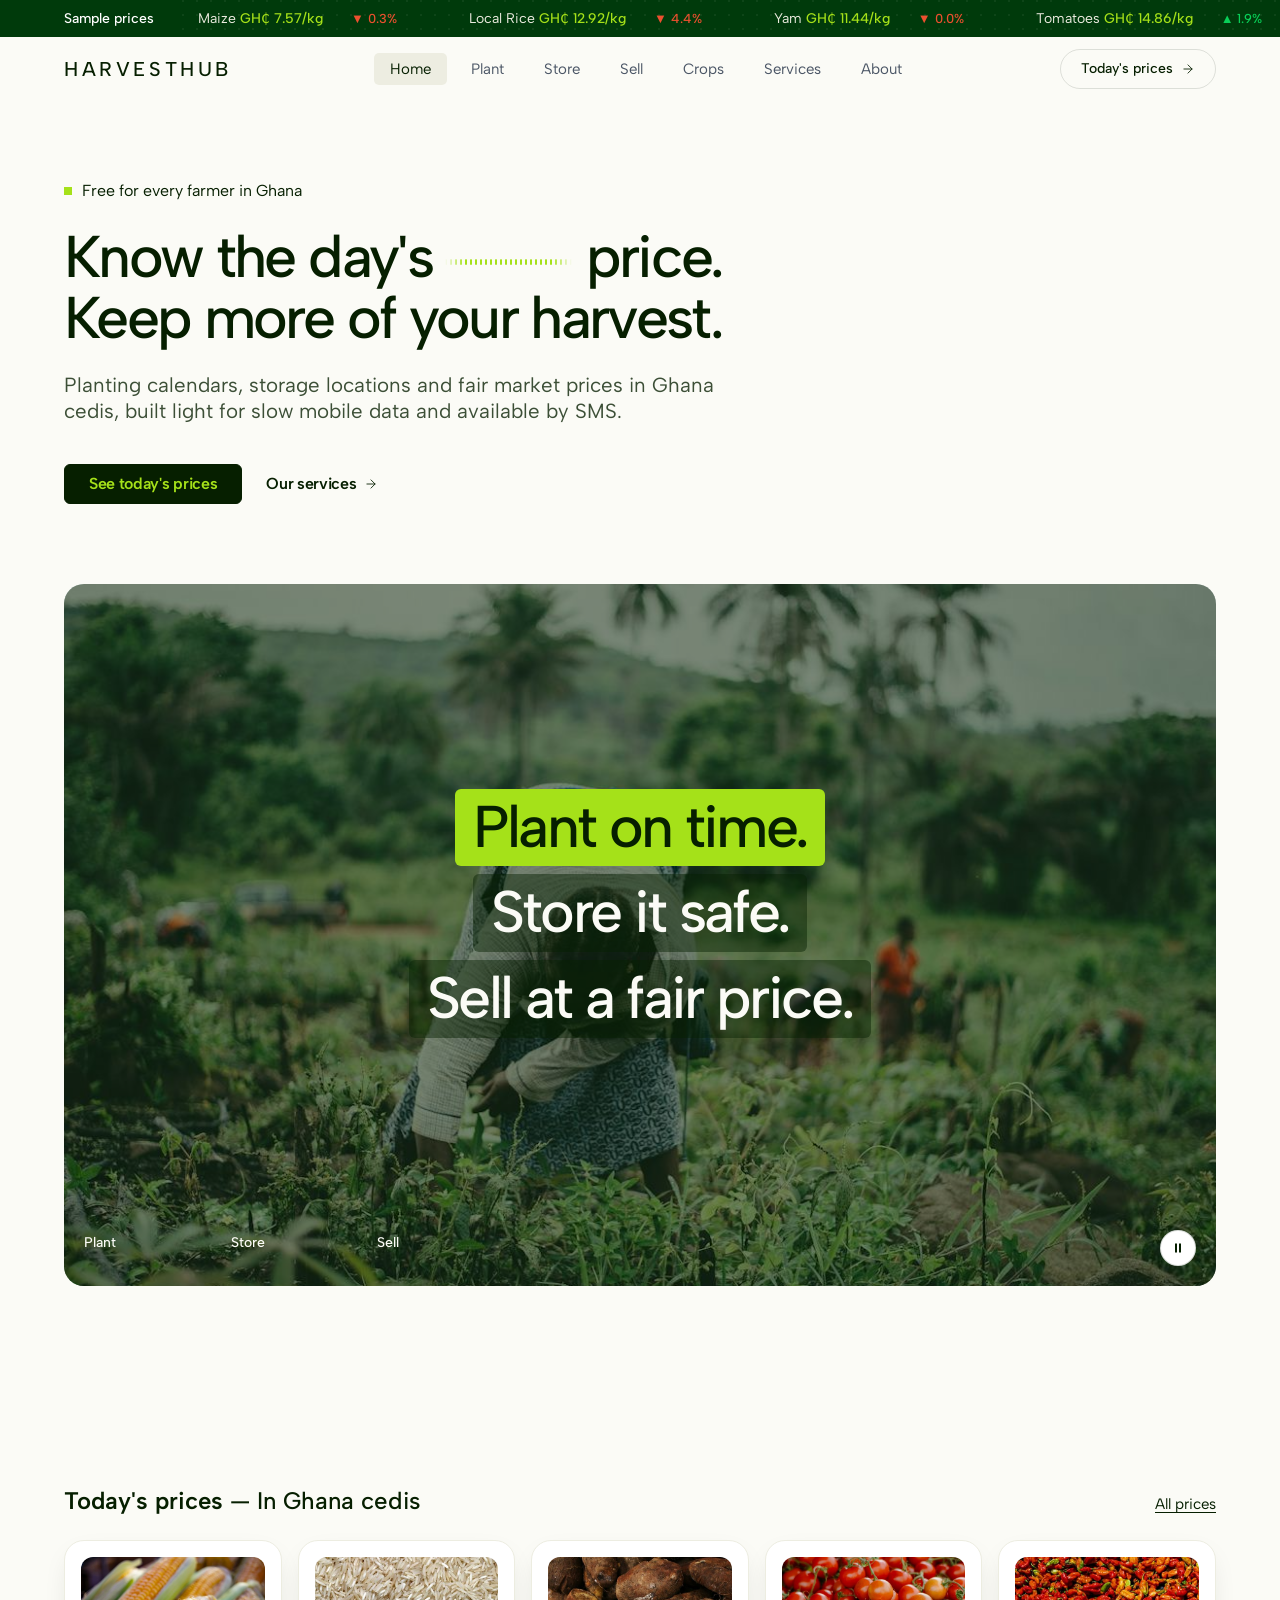
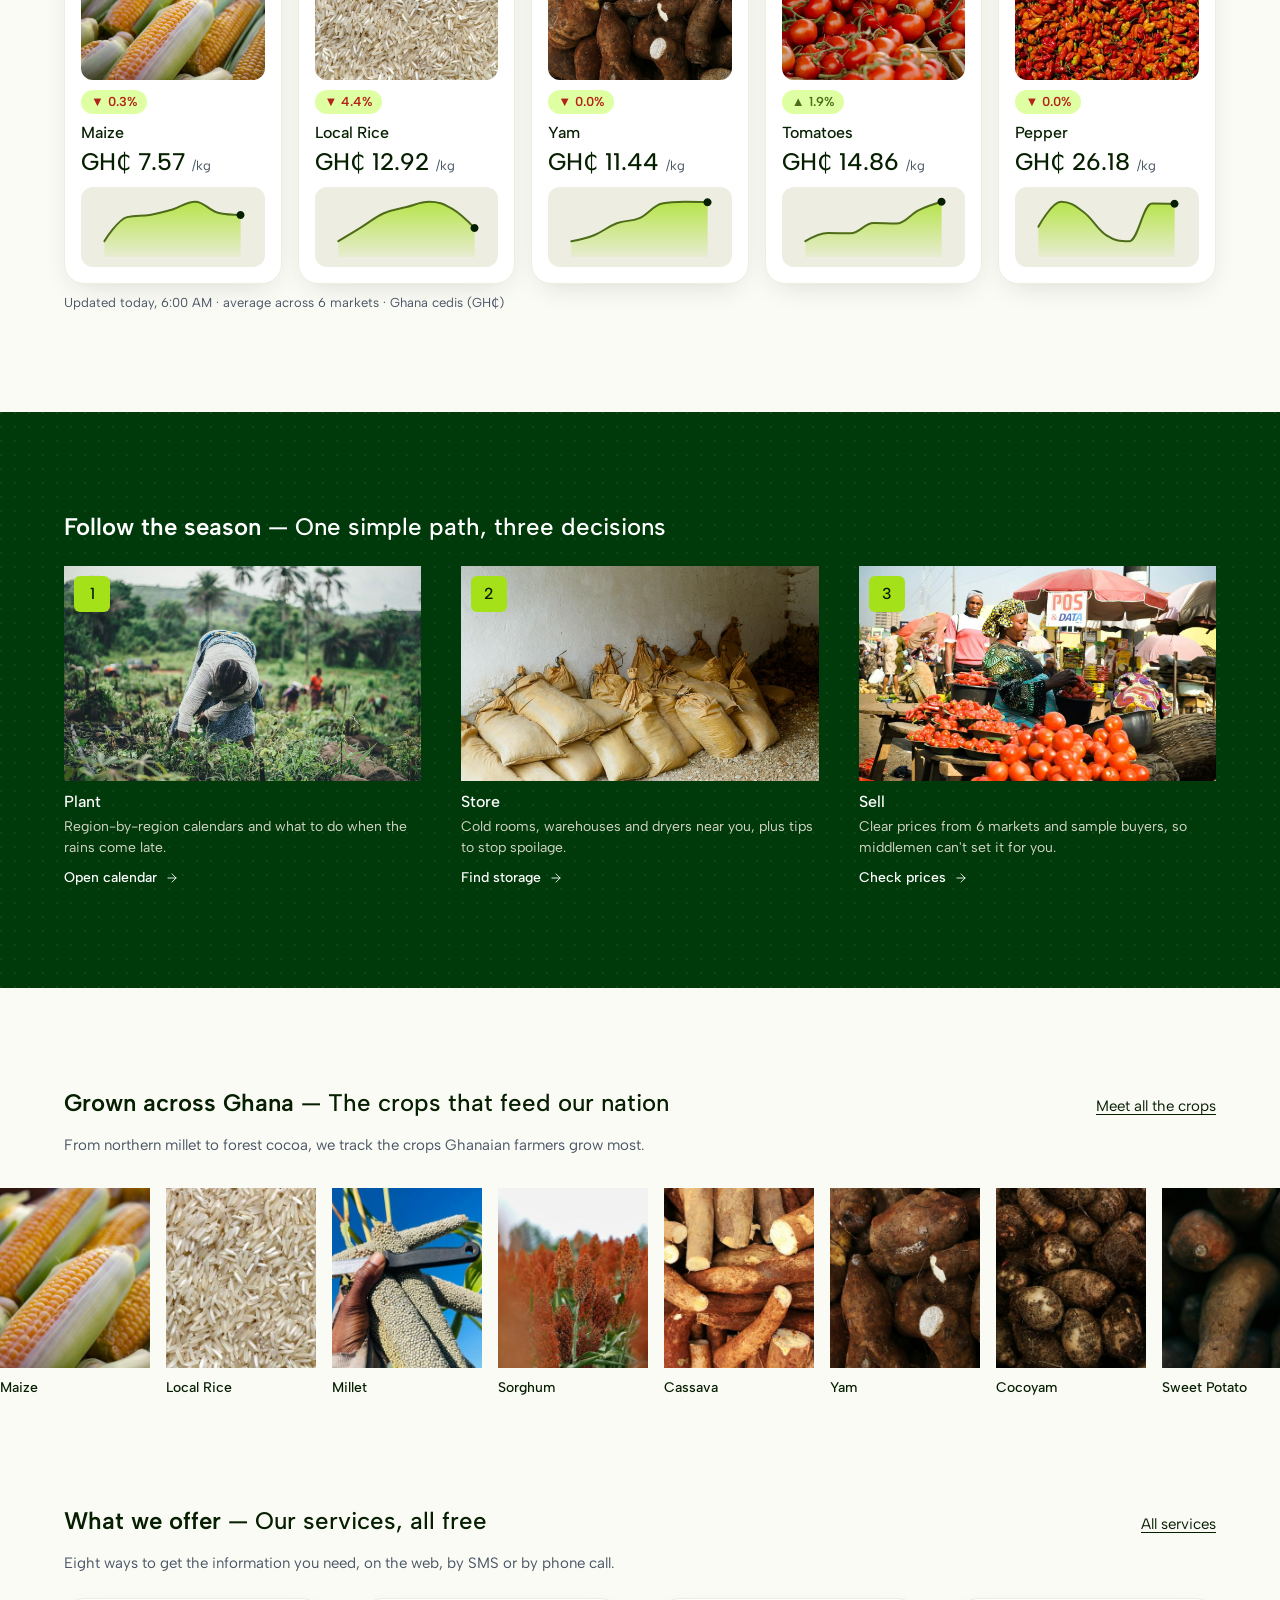
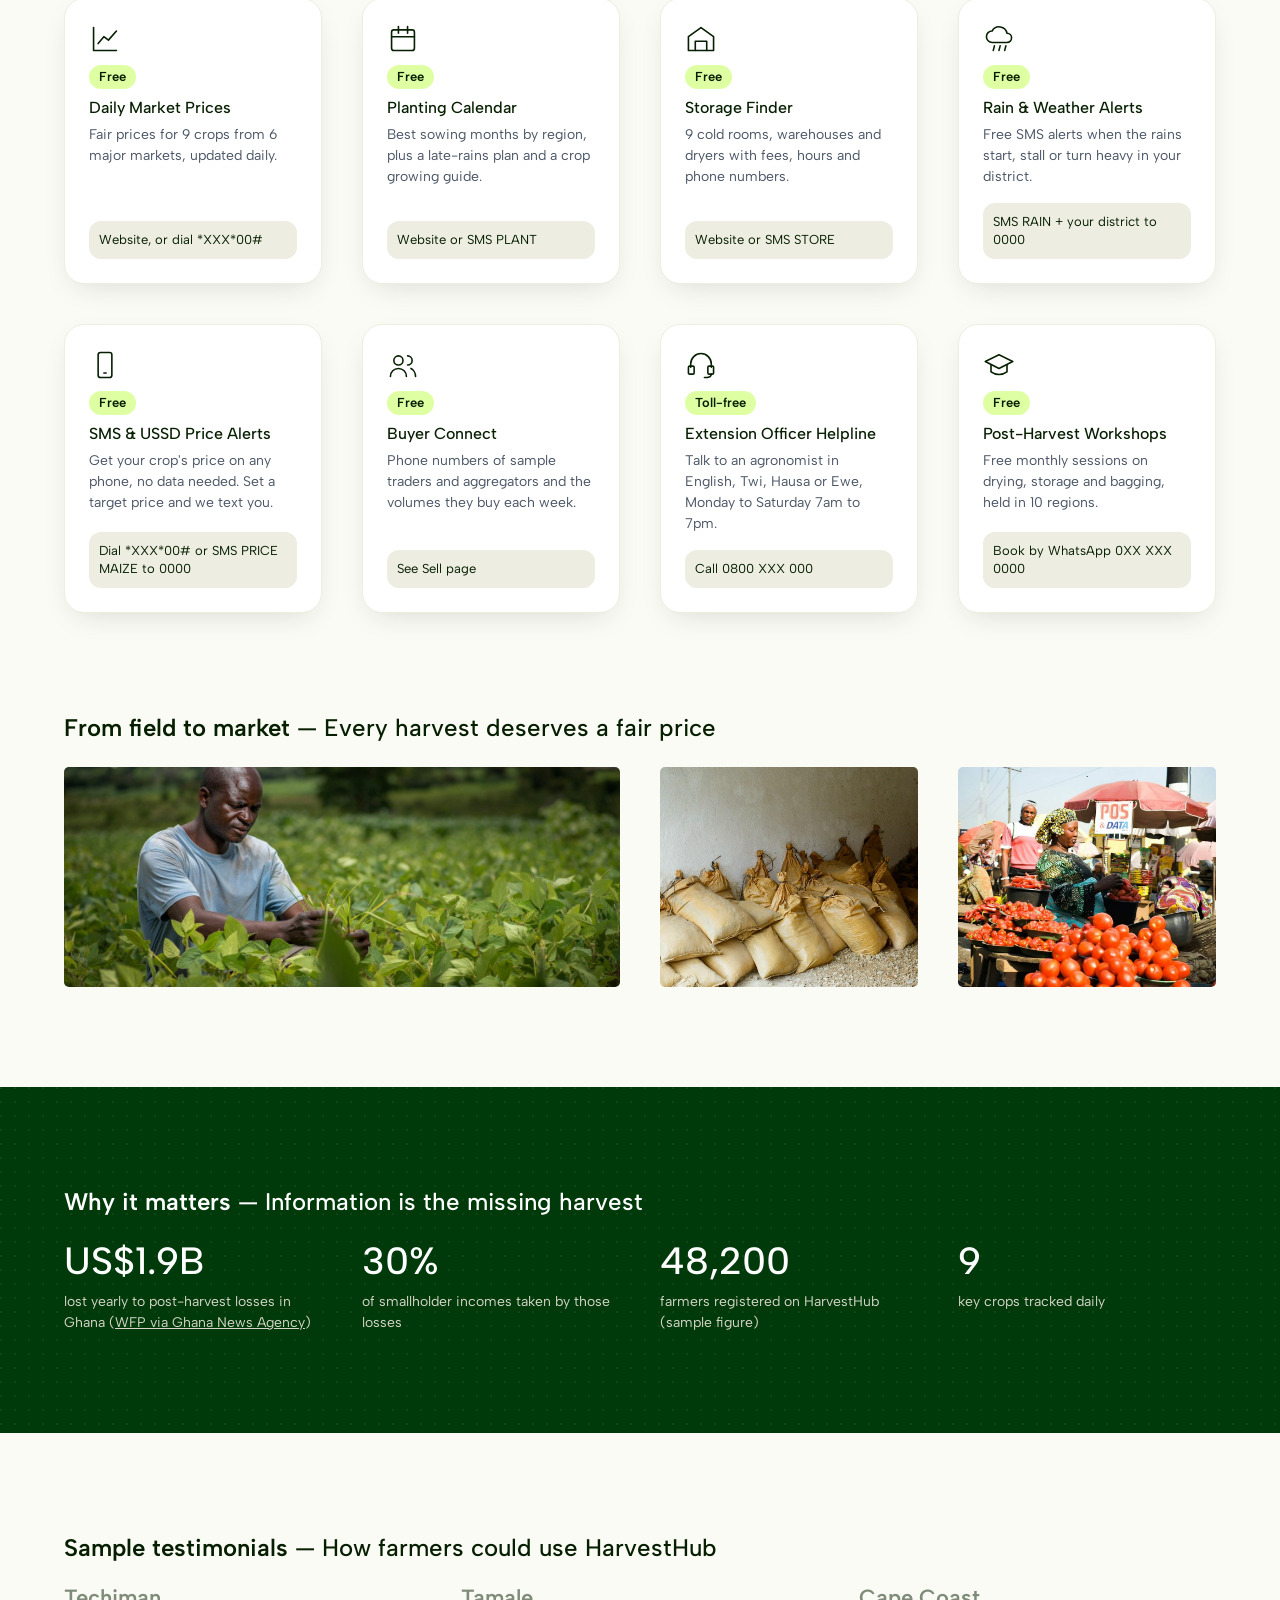
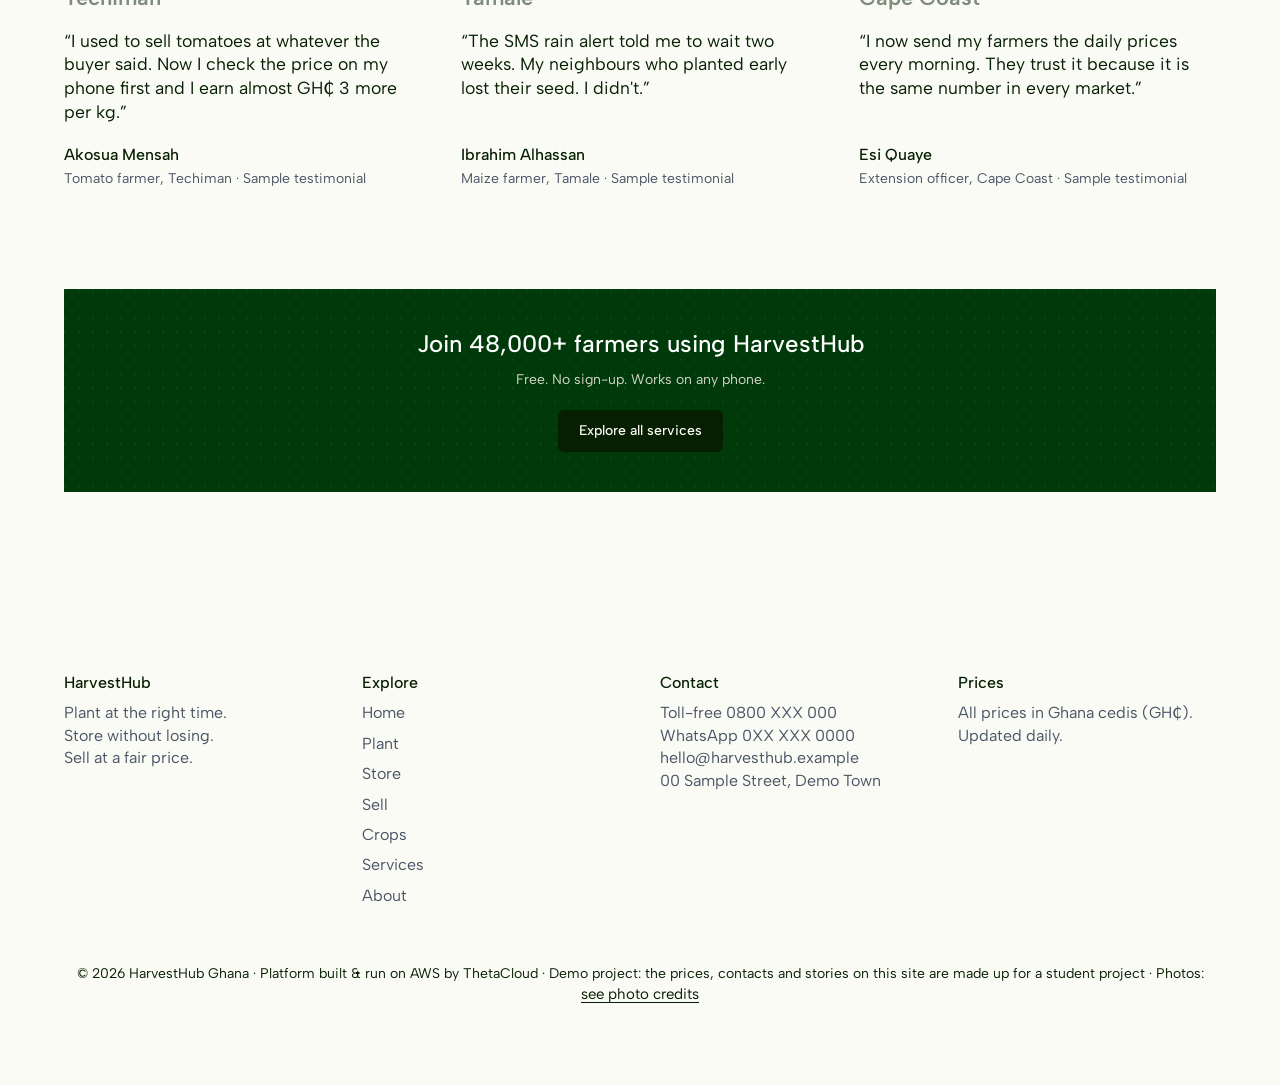
<file: app/index.html>
<!DOCTYPE html><html lang="en"><head><meta charset="utf-8"><meta name="viewport" content="width=device-width,initial-scale=1"><title>Home · HarvestHub Ghana</title><meta name="description" content="Free planting, storage and market-price information for Ghanaian smallholder farmers."><link rel="icon" href="data:image/svg+xml,<svg xmlns=%22http://www.w3.org/2000/svg%22 viewBox=%220 0 100 100%22><text y=%22.9em%22 font-size=%2290%22>🌱</text></svg>"><link rel="preconnect" href="https://fonts.googleapis.com"><link rel="preconnect" href="https://fonts.gstatic.com" crossorigin><link rel="stylesheet" href="https://fonts.googleapis.com/css2?family=Albert+Sans:wght@400;500;600&display=swap"><link rel="stylesheet" href="static/css/tokens.css"><link rel="stylesheet" href="static/css/style.css"></head><body data-page="index"><div class="ticker" id="ticker" aria-label="Sample market prices"></div><header></header><section class="hero"><div class="hero__text"><span class="hero__label">Free for every farmer in Ghana</span><h1 class="hero__title">Know the day's <span class="hero__wave" aria-hidden="true"><i></i><i></i><i></i><i></i><i></i><i></i><i></i><i></i><i></i><i></i><i></i><i></i><i></i><i></i><i></i><i></i><i></i><i></i><i></i><i></i><i></i><i></i><i></i><i></i><i></i><i></i></span> price.<br>Keep more of your harvest.</h1><p class="lead hero__sub">Planting calendars, storage locations and fair market prices in Ghana cedis, built light for slow mobile data and available by SMS.</p></div><div class="hero__actions"><a class="btn" href="sell.html">See today's prices</a><a class="hero__link" href="services.html">Our services <svg class="arw" width="14" height="14" viewBox="0 0 24 24" fill="none" stroke="currentColor" stroke-width="1.5" stroke-linecap="round" stroke-linejoin="round" aria-hidden="true"><path d="M5 12h14"/><path d="M12 5l7 7-7 7"/></svg></a></div><div class="reel" id="reel" role="group" aria-label="Plant, store and sell showreel"><div class="reel__scene reel__scene--plant is-on"></div><div class="reel__scene reel__scene--store"></div><div class="reel__scene reel__scene--sell"></div><p class="reel__copy"><span class="reel__line is-on">Plant on time.</span> <span class="reel__line">Store it safe.</span> <span class="reel__line">Sell at a fair price.</span></p><div class="reel__bar"><div class="reel__tabs"><button class="reel__tab is-on" type="button" aria-current="true">Plant<span><i></i></span></button><button class="reel__tab" type="button" aria-current="false">Store<span><i></i></span></button><button class="reel__tab" type="button" aria-current="false">Sell<span><i></i></span></button></div><button class="reel__pause" type="button" aria-pressed="false" aria-label="Pause showreel"><svg width="12" height="12" viewBox="0 0 12 12" aria-hidden="true"><path d="M3 1.5h2v9H3zM7 1.5h2v9H7z" fill="currentColor"/></svg></button></div></div></section>
<section class="sec"><div class="wrap"><div class="module__head"><h2 class="headline-pair"><strong>Today's prices</strong> — In Ghana cedis</h2><a class="link" href="sell.html">All prices</a></div><div id="prices" class="grid"></div><p class="small" id="upd"></p></div></section>
<section class="sec band"><div class="wrap"><div class="module__head"><h2 class="headline-pair"><strong>Follow the season</strong> — One simple path, three decisions</h2></div><div class="grid g3"><a class="link-card s1 rv" href="plant.html"><div class="well"><div class="well__img"></div><span class="well__num" aria-hidden="true">1</span></div><div class="card__body"><h3 class="card__title">Plant</h3><p class="card__meta">Region-by-region calendars and what to do when the rains come late.</p></div><span class="step-cta">Open calendar <svg class="arw" width="14" height="14" viewBox="0 0 24 24" fill="none" stroke="currentColor" stroke-width="1.5" stroke-linecap="round" stroke-linejoin="round" aria-hidden="true"><path d="M5 12h14"/><path d="M12 5l7 7-7 7"/></svg></span></a><a class="link-card s2 rv" href="store.html"><div class="well"><div class="well__img"></div><span class="well__num" aria-hidden="true">2</span></div><div class="card__body"><h3 class="card__title">Store</h3><p class="card__meta">Cold rooms, warehouses and dryers near you, plus tips to stop spoilage.</p></div><span class="step-cta">Find storage <svg class="arw" width="14" height="14" viewBox="0 0 24 24" fill="none" stroke="currentColor" stroke-width="1.5" stroke-linecap="round" stroke-linejoin="round" aria-hidden="true"><path d="M5 12h14"/><path d="M12 5l7 7-7 7"/></svg></span></a><a class="link-card s3 rv" href="sell.html"><div class="well"><div class="well__img"></div><span class="well__num" aria-hidden="true">3</span></div><div class="card__body"><h3 class="card__title">Sell</h3><p class="card__meta">Clear prices from 6 markets and sample buyers, so middlemen can't set it for you.</p></div><span class="step-cta">Check prices <svg class="arw" width="14" height="14" viewBox="0 0 24 24" fill="none" stroke="currentColor" stroke-width="1.5" stroke-linecap="round" stroke-linejoin="round" aria-hidden="true"><path d="M5 12h14"/><path d="M12 5l7 7-7 7"/></svg></span></a></div></div></section>
<section class="sec"><div class="wrap"><div class="module__head"><h2 class="headline-pair"><strong>Grown across Ghana</strong> — The crops that feed our nation</h2><a class="link" href="crops.html">Meet all the crops</a></div><p class="lead lead--head">From northern millet to forest cocoa, we track the crops Ghanaian farmers grow most.</p></div><div class="strip" id="strip"></div></section>
<section class="sec sec--flush"><div class="wrap"><div class="module__head"><h2 class="headline-pair"><strong>What we offer</strong> — Our services, all free</h2><a class="link" href="services.html">All services</a></div><p class="lead lead--head">Eight ways to get the information you need, on the web, by SMS or by phone call.</p><div class="grid g4"><a class="offer rv" href="sell.html"><svg viewBox="0 0 28 28" fill="none" stroke="currentColor" stroke-width="1.4" stroke-linecap="round" stroke-linejoin="round" aria-hidden="true"><path d="M4 4v20h20"/><path d="m8 18 5-6 4 3 7-8"/></svg><span class="free">Free</span><h3 class="card__title">Daily Market Prices</h3><p class="card__meta">Fair prices for 9 crops from 6 major markets, updated daily.</p><div class="how">Website, or dial *XXX*00#</div></a><a class="offer rv" href="plant.html"><svg viewBox="0 0 28 28" fill="none" stroke="currentColor" stroke-width="1.4" stroke-linecap="round" stroke-linejoin="round" aria-hidden="true"><rect x="4" y="6" width="20" height="18" rx="2"/><path d="M4 12h20M10 3v6M18 3v6"/></svg><span class="free">Free</span><h3 class="card__title">Planting Calendar</h3><p class="card__meta">Best sowing months by region, plus a late-rains plan and a crop growing guide.</p><div class="how">Website or SMS PLANT</div></a><a class="offer rv" href="store.html"><svg viewBox="0 0 28 28" fill="none" stroke="currentColor" stroke-width="1.4" stroke-linecap="round" stroke-linejoin="round" aria-hidden="true"><path d="M3 12 14 4l11 8v12H3Z"/><path d="M9 24v-8h10v8"/></svg><span class="free">Free</span><h3 class="card__title">Storage Finder</h3><p class="card__meta">9 cold rooms, warehouses and dryers with fees, hours and phone numbers.</p><div class="how">Website or SMS STORE</div></a><a class="offer rv" href="services.html#faq"><svg viewBox="0 0 28 28" fill="none" stroke="currentColor" stroke-width="1.4" stroke-linecap="round" stroke-linejoin="round" aria-hidden="true"><path d="M8 17a5 5 0 0 1 0-10 7 7 0 0 1 13 2 4 4 0 0 1 0 8Z"/><path d="m10 20-1 4M15 20l-1 4M20 20l-1 4"/></svg><span class="free">Free</span><h3 class="card__title">Rain &amp; Weather Alerts</h3><p class="card__meta">Free SMS alerts when the rains start, stall or turn heavy in your district.</p><div class="how">SMS RAIN + your district to 0000</div></a><a class="offer rv" href="services.html#faq"><svg viewBox="0 0 28 28" fill="none" stroke="currentColor" stroke-width="1.4" stroke-linecap="round" stroke-linejoin="round" aria-hidden="true"><rect x="8" y="3" width="12" height="22" rx="2"/><path d="M13 21h2"/></svg><span class="free">Free</span><h3 class="card__title">SMS &amp; USSD Price Alerts</h3><p class="card__meta">Get your crop's price on any phone, no data needed. Set a target price and we text you.</p><div class="how">Dial *XXX*00# or SMS PRICE MAIZE to 0000</div></a><a class="offer rv" href="sell.html"><svg viewBox="0 0 28 28" fill="none" stroke="currentColor" stroke-width="1.4" stroke-linecap="round" stroke-linejoin="round" aria-hidden="true"><circle cx="10" cy="10" r="4"/><path d="M3 24c0-4 3-7 7-7s7 3 7 7"/><path d="M18 6a4 4 0 0 1 0 8M21 17c2 1 4 4 4 7"/></svg><span class="free">Free</span><h3 class="card__title">Buyer Connect</h3><p class="card__meta">Phone numbers of sample traders and aggregators and the volumes they buy each week.</p><div class="how">See Sell page</div></a><a class="offer rv" href="about.html#contact"><svg viewBox="0 0 28 28" fill="none" stroke="currentColor" stroke-width="1.4" stroke-linecap="round" stroke-linejoin="round" aria-hidden="true"><path d="M5 16v-3a9 9 0 0 1 18 0v3"/><rect x="3" y="15" width="5" height="7" rx="1"/><rect x="20" y="15" width="5" height="7" rx="1"/><path d="M23 22c0 2-3 3-6 3"/></svg><span class="free">Toll-free</span><h3 class="card__title">Extension Officer Helpline</h3><p class="card__meta">Talk to an agronomist in English, Twi, Hausa or Ewe, Monday to Saturday 7am to 7pm.</p><div class="how">Call 0800 XXX 000</div></a><a class="offer rv" href="about.html#contact"><svg viewBox="0 0 28 28" fill="none" stroke="currentColor" stroke-width="1.4" stroke-linecap="round" stroke-linejoin="round" aria-hidden="true"><path d="m2 11 12-6 12 6-12 6Z"/><path d="M7 14v6c4 3 10 3 14 0v-6"/></svg><span class="free">Free</span><h3 class="card__title">Post-Harvest Workshops</h3><p class="card__meta">Free monthly sessions on drying, storage and bagging, held in 10 regions.</p><div class="how">Book by WhatsApp 0XX XXX 0000</div></a></div></div></section>
<section class="sec sec--flush"><div class="wrap"><div class="module__head"><h2 class="headline-pair"><strong>From field to market</strong> — Every harvest deserves a fair price</h2></div><div class="gallery rv"><div style="--g:var(--p-hero)"></div><div style="--g:var(--p-store)"></div><div style="--g:var(--p-sell)"></div></div></div></section>
<section class="sec band"><div class="wrap"><div class="module__head"><h2 class="headline-pair"><strong>Why it matters</strong> — Information is the missing harvest</h2></div><div class="stats"><div><b>US$<span data-n="1.9" data-s="B">0</span></b><span>lost yearly to post-harvest losses in Ghana (<a href="https://gna.org.gh/2024/08/post-harvest-losses-impoverishing-ghanaian-farmers/" rel="noopener">WFP via Ghana News Agency</a>)</span></div><div><b data-n="30" data-s="%">0</b><span>of smallholder incomes taken by those losses</span></div><div><b data-n="48200">0</b><span>farmers registered on HarvestHub (sample figure)</span></div><div><b data-n="9">0</b><span>key crops tracked daily</span></div></div></div></section>
<section class="sec"><div class="wrap"><div class="module__head"><h2 class="headline-pair"><strong>Sample testimonials</strong> — How farmers could use HarvestHub</h2></div><div class="grid g3"><figure class="testimonial rv"><div class="testimonial__logo">Techiman</div><blockquote>“I used to sell tomatoes at whatever the buyer said. Now I check the price on my phone first and I earn almost GH₵ 3 more per kg.”</blockquote><figcaption><span class="testimonial__name">Akosua Mensah</span><span class="testimonial__role">Tomato farmer, Techiman · Sample testimonial</span></figcaption></figure><figure class="testimonial rv"><div class="testimonial__logo">Tamale</div><blockquote>“The SMS rain alert told me to wait two weeks. My neighbours who planted early lost their seed. I didn't.”</blockquote><figcaption><span class="testimonial__name">Ibrahim Alhassan</span><span class="testimonial__role">Maize farmer, Tamale · Sample testimonial</span></figcaption></figure><figure class="testimonial rv"><div class="testimonial__logo">Cape Coast</div><blockquote>“I now send my farmers the daily prices every morning. They trust it because it is the same number in every market.”</blockquote><figcaption><span class="testimonial__name">Esi Quaye</span><span class="testimonial__role">Extension officer, Cape Coast · Sample testimonial</span></figcaption></figure></div></div></section>
<section class="sec sec--flush"><div class="wrap"><div class="cta2 rv"><h2>Join 48,000+ farmers using HarvestHub</h2><p>Free. No sign-up. Works on any phone.</p><a class="btn" href="services.html">Explore all services</a></div></div></section><footer></footer><script src="static/js/highcharts.js"></script><script src="static/js/script.js"></script></body></html>
</file>
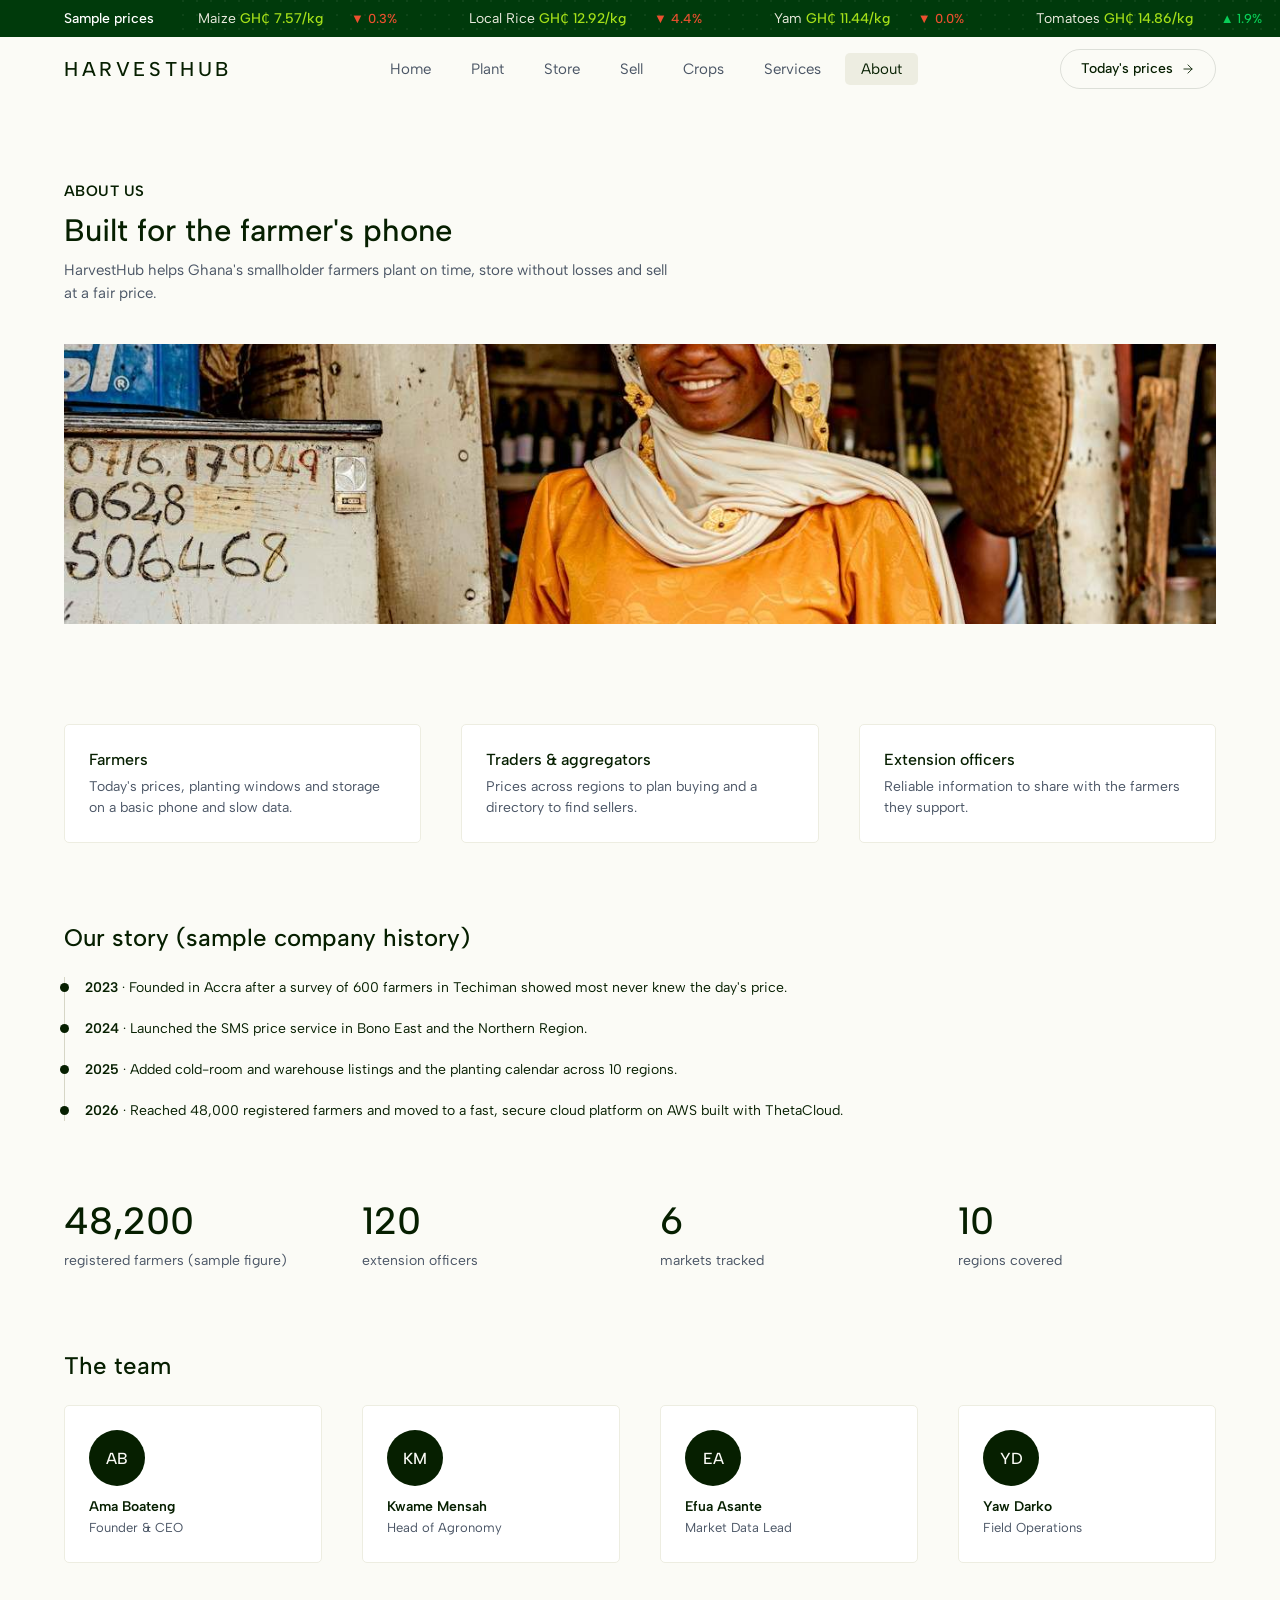
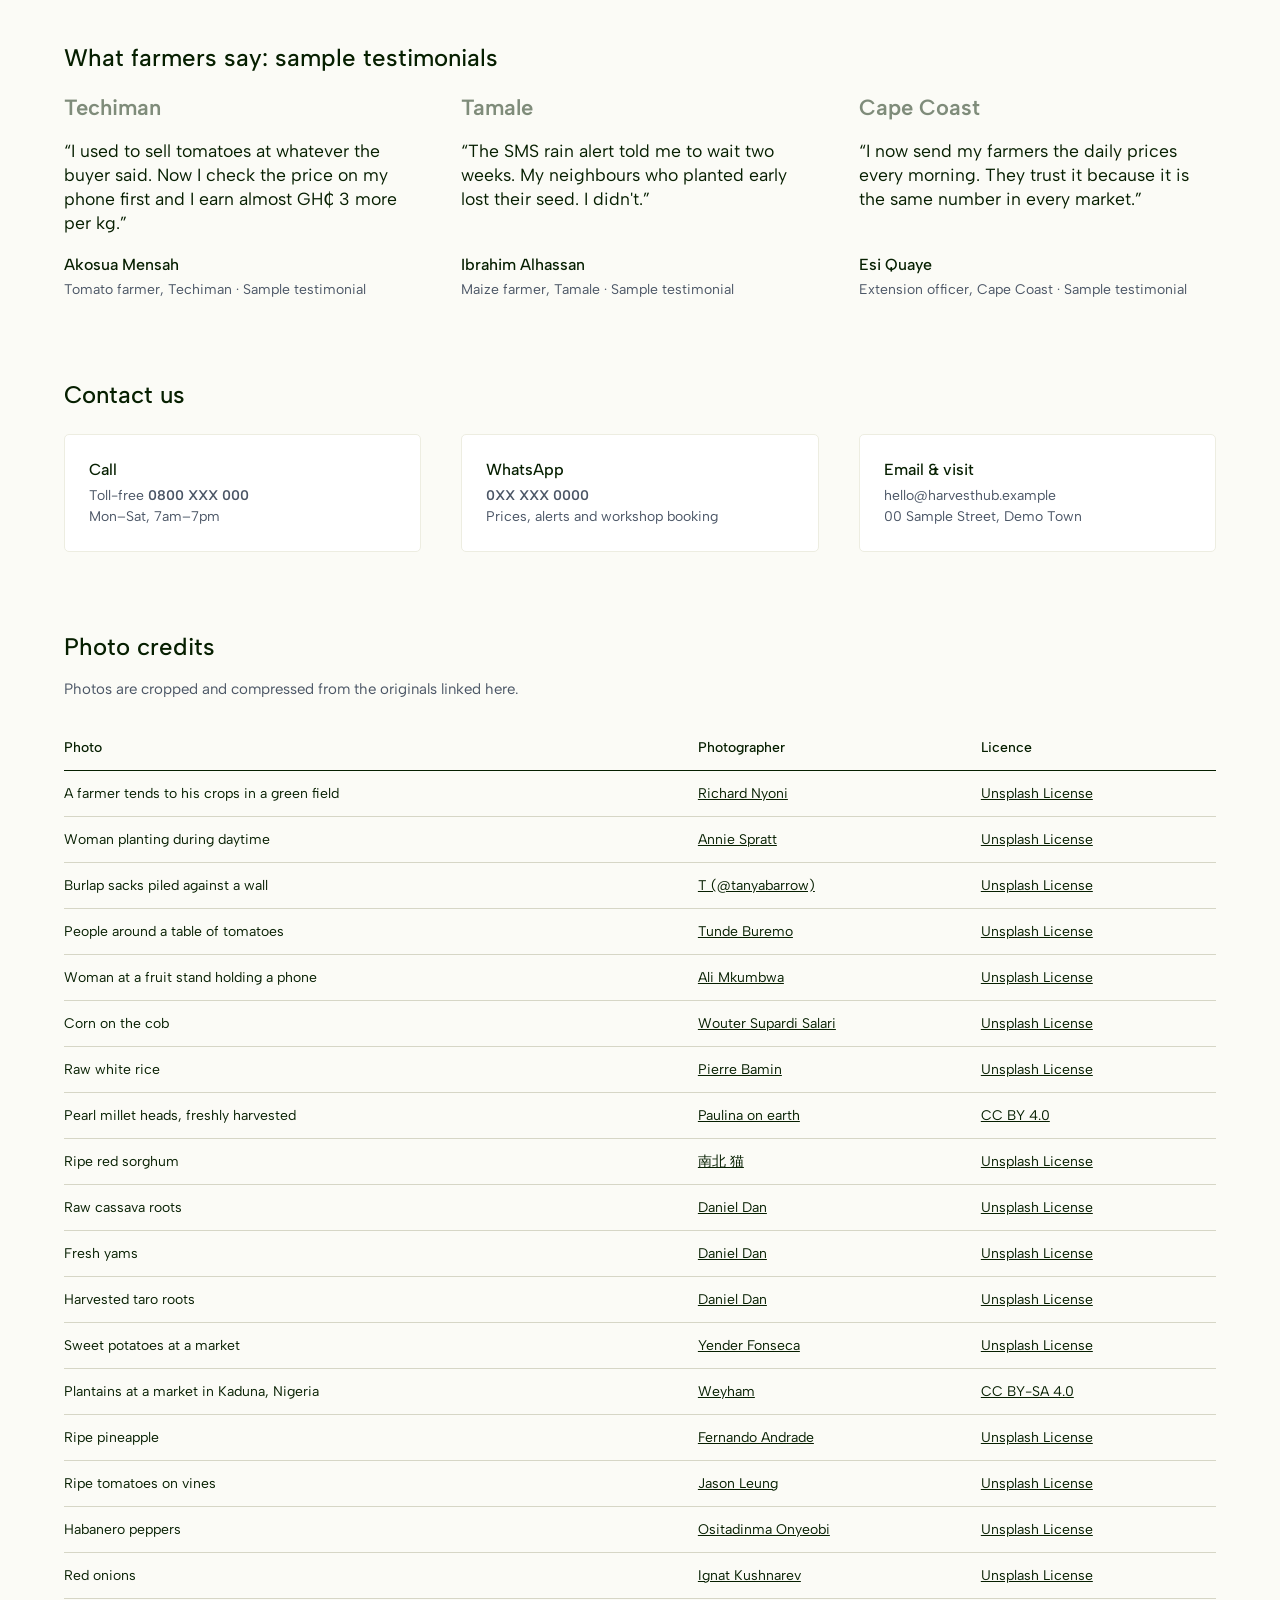
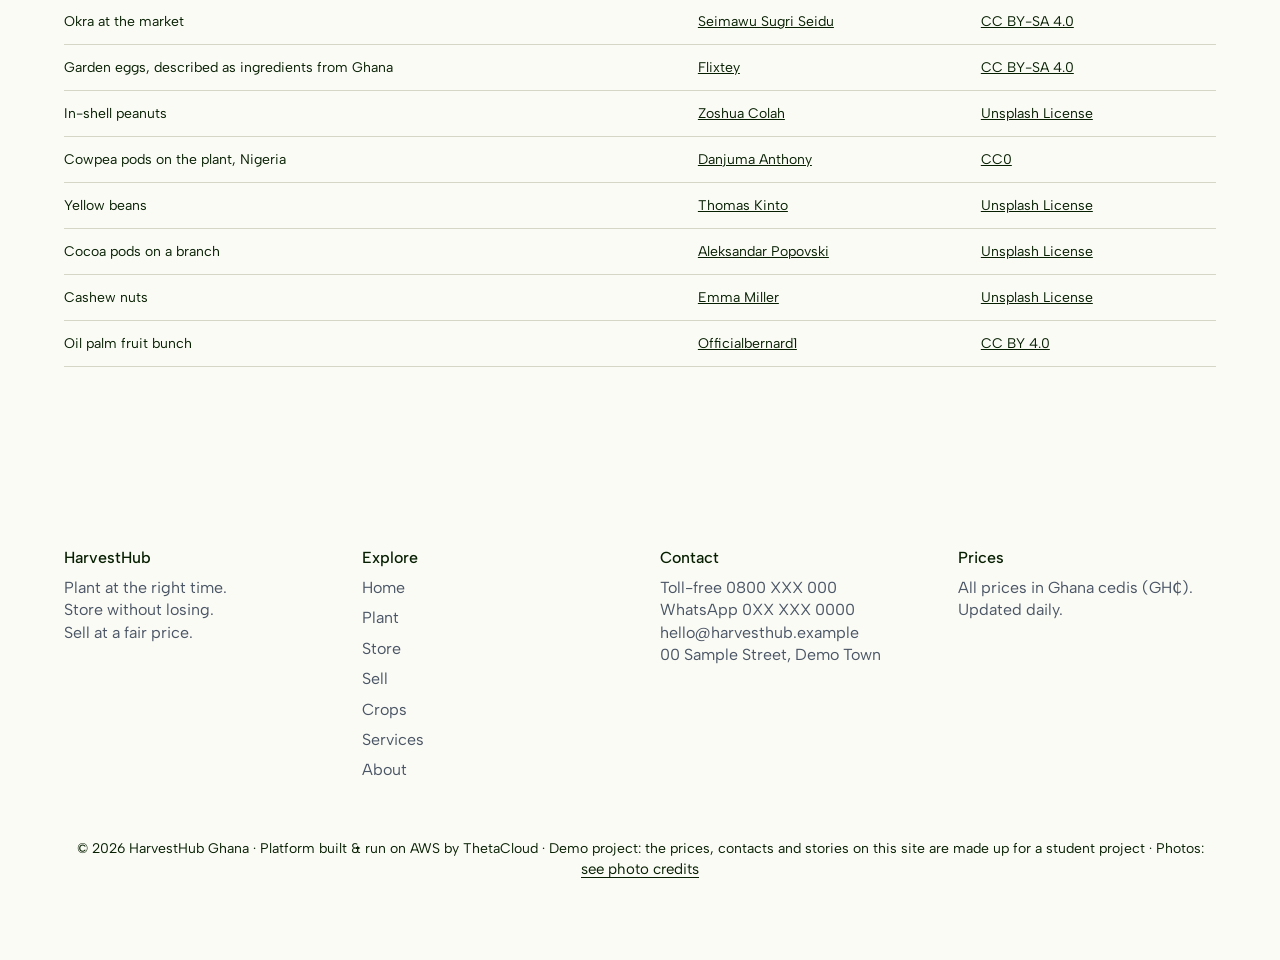
<file: app/about.html>
<!DOCTYPE html><html lang="en"><head><meta charset="utf-8"><meta name="viewport" content="width=device-width,initial-scale=1"><title>About · HarvestHub Ghana</title><meta name="description" content="Free planting, storage and market-price information for Ghanaian smallholder farmers."><link rel="icon" href="data:image/svg+xml,<svg xmlns=%22http://www.w3.org/2000/svg%22 viewBox=%220 0 100 100%22><text y=%22.9em%22 font-size=%2290%22>🌱</text></svg>"><link rel="preconnect" href="https://fonts.googleapis.com"><link rel="preconnect" href="https://fonts.gstatic.com" crossorigin><link rel="stylesheet" href="https://fonts.googleapis.com/css2?family=Albert+Sans:wght@400;500;600&display=swap"><link rel="stylesheet" href="static/css/tokens.css"><link rel="stylesheet" href="static/css/style.css"></head><body data-page="about"><div class="ticker" id="ticker" aria-label="Sample market prices"></div><header></header><section class="pagehead"><div class="wrap"><span class="eyebrow">About us</span><h1>Built for the farmer's phone</h1><p class="lead">HarvestHub helps Ghana's smallholder farmers plant on time, store without losses and sell at a fair price.</p></div></section><section class="sec"><div class="wrap"><div class="grid g3"><div class="card rv"><h3>Farmers</h3><p>Today's prices, planting windows and storage on a basic phone and slow data.</p></div><div class="card rv"><h3>Traders &amp; aggregators</h3><p>Prices across regions to plan buying and a directory to find sellers.</p></div><div class="card rv"><h3>Extension officers</h3><p>Reliable information to share with the farmers they support.</p></div></div>
<h2 class="sub-head">Our story (sample company history)</h2><div class="tl"><div><b>2023</b> · Founded in Accra after a survey of 600 farmers in Techiman showed most never knew the day's price.</div><div><b>2024</b> · Launched the SMS price service in Bono East and the Northern Region.</div><div><b>2025</b> · Added cold-room and warehouse listings and the planting calendar across 10 regions.</div><div><b>2026</b> · Reached 48,000 registered farmers and moved to a fast, secure cloud platform on AWS built with ThetaCloud.</div></div>
<div class="stats"><div><b data-n="48200">0</b><span>registered farmers (sample figure)</span></div><div><b data-n="120">0</b><span>extension officers</span></div><div><b data-n="6">0</b><span>markets tracked</span></div><div><b data-n="10">0</b><span>regions covered</span></div></div>
<h2 class="sub-head">The team</h2><div class="grid g4 team"><div class="card rv"><div class="av">AB</div><b>Ama Boateng</b><br><small>Founder &amp; CEO</small></div><div class="card rv"><div class="av">KM</div><b>Kwame Mensah</b><br><small>Head of Agronomy</small></div><div class="card rv"><div class="av">EA</div><b>Efua Asante</b><br><small>Market Data Lead</small></div><div class="card rv"><div class="av">YD</div><b>Yaw Darko</b><br><small>Field Operations</small></div></div>
<h2 class="sub-head">What farmers say: sample testimonials</h2><div class="grid g3"><figure class="testimonial rv"><div class="testimonial__logo">Techiman</div><blockquote>“I used to sell tomatoes at whatever the buyer said. Now I check the price on my phone first and I earn almost GH₵ 3 more per kg.”</blockquote><figcaption><span class="testimonial__name">Akosua Mensah</span><span class="testimonial__role">Tomato farmer, Techiman · Sample testimonial</span></figcaption></figure><figure class="testimonial rv"><div class="testimonial__logo">Tamale</div><blockquote>“The SMS rain alert told me to wait two weeks. My neighbours who planted early lost their seed. I didn't.”</blockquote><figcaption><span class="testimonial__name">Ibrahim Alhassan</span><span class="testimonial__role">Maize farmer, Tamale · Sample testimonial</span></figcaption></figure><figure class="testimonial rv"><div class="testimonial__logo">Cape Coast</div><blockquote>“I now send my farmers the daily prices every morning. They trust it because it is the same number in every market.”</blockquote><figcaption><span class="testimonial__name">Esi Quaye</span><span class="testimonial__role">Extension officer, Cape Coast · Sample testimonial</span></figcaption></figure></div><h2 id="contact" class="sub-head">Contact us</h2><div class="grid g3"><div class="card"><h3>Call</h3><p>Toll-free <b>0800 XXX 000</b><br>Mon–Sat, 7am–7pm</p></div><div class="card"><h3>WhatsApp</h3><p><b>0XX XXX 0000</b><br>Prices, alerts and workshop booking</p></div><div class="card"><h3>Email &amp; visit</h3><p>hello@harvesthub.example<br>00 Sample Street, Demo Town</p></div></div><h2 id="credits" class="sub-head">Photo credits</h2><p class="lead lead--head">Photos are cropped and compressed from the originals linked here.</p><div class="scroll"><table class="tbl"><thead><tr><th>Photo</th><th>Photographer</th><th>Licence</th></tr></thead><tbody><tr><td>A farmer tends to his crops in a green field</td><td><a href="https://unsplash.com/photos/a-farmer-tends-to-his-crops-in-a-green-field-1AoGjqdyDLU" rel="noopener">Richard Nyoni</a></td><td><a href="https://unsplash.com/license" rel="noopener">Unsplash License</a></td></tr><tr><td>Woman planting during daytime</td><td><a href="https://unsplash.com/photos/woman-planting-during-daytime-QYcSeY7vuZM" rel="noopener">Annie Spratt</a></td><td><a href="https://unsplash.com/license" rel="noopener">Unsplash License</a></td></tr><tr><td>Burlap sacks piled against a wall</td><td><a href="https://unsplash.com/photos/many-burlap-sacks-piled-against-a-white-wall-75NM8EgQkqc" rel="noopener">T (@tanyabarrow)</a></td><td><a href="https://unsplash.com/license" rel="noopener">Unsplash License</a></td></tr><tr><td>People around a table of tomatoes</td><td><a href="https://unsplash.com/photos/a-group-of-people-standing-around-a-table-filled-with-tomatoes-cnVn4Gg4b00" rel="noopener">Tunde Buremo</a></td><td><a href="https://unsplash.com/license" rel="noopener">Unsplash License</a></td></tr><tr><td>Woman at a fruit stand holding a phone</td><td><a href="https://unsplash.com/photos/a-woman-standing-in-front-of-a-fruit-stand-holding-a-cell-phone-5dFuO02OHh0" rel="noopener">Ali Mkumbwa</a></td><td><a href="https://unsplash.com/license" rel="noopener">Unsplash License</a></td></tr><tr><td>Corn on the cob</td><td><a href="https://unsplash.com/photos/a-close-up-of-corn-on-the-cob-HE_MjmWh9eQ" rel="noopener">Wouter Supardi Salari</a></td><td><a href="https://unsplash.com/license" rel="noopener">Unsplash License</a></td></tr><tr><td>Raw white rice</td><td><a href="https://unsplash.com/photos/raw-white-rice-grains-background--LdilhDx3sk" rel="noopener">Pierre Bamin</a></td><td><a href="https://unsplash.com/license" rel="noopener">Unsplash License</a></td></tr><tr><td>Pearl millet heads, freshly harvested</td><td><a href="https://commons.wikimedia.org/wiki/File:Freshly_harvested_Mahangu.jpg" rel="noopener">Paulina on earth</a></td><td><a href="https://creativecommons.org/licenses/by/4.0/" rel="noopener">CC BY 4.0</a></td></tr><tr><td>Ripe red sorghum</td><td><a href="https://unsplash.com/photos/field-of-ripe-red-sorghum-plants-tnmVtjNjV-E" rel="noopener">南北 猫</a></td><td><a href="https://unsplash.com/license" rel="noopener">Unsplash License</a></td></tr><tr><td>Raw cassava roots</td><td><a href="https://unsplash.com/photos/pile-of-raw-cassava-roots-0_GtcvY4Mj4" rel="noopener">Daniel Dan</a></td><td><a href="https://unsplash.com/license" rel="noopener">Unsplash License</a></td></tr><tr><td>Fresh yams</td><td><a href="https://unsplash.com/photos/pile-of-fresh-yams-with-brown-skin-7QretYqRElE" rel="noopener">Daniel Dan</a></td><td><a href="https://unsplash.com/license" rel="noopener">Unsplash License</a></td></tr><tr><td>Harvested taro roots</td><td><a href="https://unsplash.com/photos/a-pile-of-freshly-harvested-taro-roots-y6jpoFEGNrA" rel="noopener">Daniel Dan</a></td><td><a href="https://unsplash.com/license" rel="noopener">Unsplash License</a></td></tr><tr><td>Sweet potatoes at a market</td><td><a href="https://unsplash.com/photos/pile-of-fresh-sweet-potatoes-in-a-market-kyetyQadwkU" rel="noopener">Yender Fonseca</a></td><td><a href="https://unsplash.com/license" rel="noopener">Unsplash License</a></td></tr><tr><td>Plantains at a market in Kaduna, Nigeria</td><td><a href="https://commons.wikimedia.org/wiki/File:Plantain_ar_Bakin_Dogo_market_Kaduna_01.jpg" rel="noopener">Weyham</a></td><td><a href="https://creativecommons.org/licenses/by-sa/4.0/" rel="noopener">CC BY-SA 4.0</a></td></tr><tr><td>Ripe pineapple</td><td><a href="https://unsplash.com/photos/ripe-pineapple-fruit-nAOZCYcLND8" rel="noopener">Fernando Andrade</a></td><td><a href="https://unsplash.com/license" rel="noopener">Unsplash License</a></td></tr><tr><td>Ripe tomatoes on vines</td><td><a href="https://unsplash.com/photos/a-large-pile-of-ripe-red-tomatoes-on-vines-J1HgNWUPzXo" rel="noopener">Jason Leung</a></td><td><a href="https://unsplash.com/license" rel="noopener">Unsplash License</a></td></tr><tr><td>Habanero peppers</td><td><a href="https://unsplash.com/photos/habanero-chili-peppers-pile-dSbA_96N-SY" rel="noopener">Ositadinma Onyeobi</a></td><td><a href="https://unsplash.com/license" rel="noopener">Unsplash License</a></td></tr><tr><td>Red onions</td><td><a href="https://unsplash.com/photos/a-pile-of-fresh-red-onions-with-roots-GHOrJvaTicI" rel="noopener">Ignat Kushnarev</a></td><td><a href="https://unsplash.com/license" rel="noopener">Unsplash License</a></td></tr><tr><td>Okra at the market</td><td><a href="https://commons.wikimedia.org/wiki/File:Okra_also_know_as_%22ladies%27_fingers%22.jpg" rel="noopener">Seimawu Sugri Seidu</a></td><td><a href="https://creativecommons.org/licenses/by-sa/4.0/" rel="noopener">CC BY-SA 4.0</a></td></tr><tr><td>Garden eggs, described as ingredients from Ghana</td><td><a href="https://commons.wikimedia.org/wiki/File:Garden_Eggs_1.jpg" rel="noopener">Flixtey</a></td><td><a href="https://creativecommons.org/licenses/by-sa/4.0/" rel="noopener">CC BY-SA 4.0</a></td></tr><tr><td>In-shell peanuts</td><td><a href="https://unsplash.com/photos/pile-of-whole-in-shell-peanuts-BW_ZhtRrpeI" rel="noopener">Zoshua Colah</a></td><td><a href="https://unsplash.com/license" rel="noopener">Unsplash License</a></td></tr><tr><td>Cowpea pods on the plant, Nigeria</td><td><a href="https://commons.wikimedia.org/wiki/File:Cowpea_(Atyap_people_called_it_%22A%CC%B1wowat-mbwak%22)_08.jpg" rel="noopener">Danjuma Anthony</a></td><td><a href="https://creativecommons.org/publicdomain/zero/1.0/" rel="noopener">CC0</a></td></tr><tr><td>Yellow beans</td><td><a href="https://unsplash.com/photos/yellow-beans-on-white-surface-y-hLxayf194" rel="noopener">Thomas Kinto</a></td><td><a href="https://unsplash.com/license" rel="noopener">Unsplash License</a></td></tr><tr><td>Cocoa pods on a branch</td><td><a href="https://unsplash.com/photos/cocoa-pods-hanging-from-a-tree-branch-sFCOat9rphk" rel="noopener">Aleksandar Popovski</a></td><td><a href="https://unsplash.com/license" rel="noopener">Unsplash License</a></td></tr><tr><td>Cashew nuts</td><td><a href="https://unsplash.com/photos/a-pile-of-cashews-sitting-on-top-of-a-wooden-table-juOaQQKFFKo" rel="noopener">Emma Miller</a></td><td><a href="https://unsplash.com/license" rel="noopener">Unsplash License</a></td></tr><tr><td>Oil palm fruit bunch</td><td><a href="https://commons.wikimedia.org/wiki/File:Oil_Palm_Fruit_Bunch.jpg" rel="noopener">Officialbernard1</a></td><td><a href="https://creativecommons.org/licenses/by/4.0/" rel="noopener">CC BY 4.0</a></td></tr></tbody></table></div></div></section><footer></footer><script src="static/js/script.js"></script></body></html>
</file>
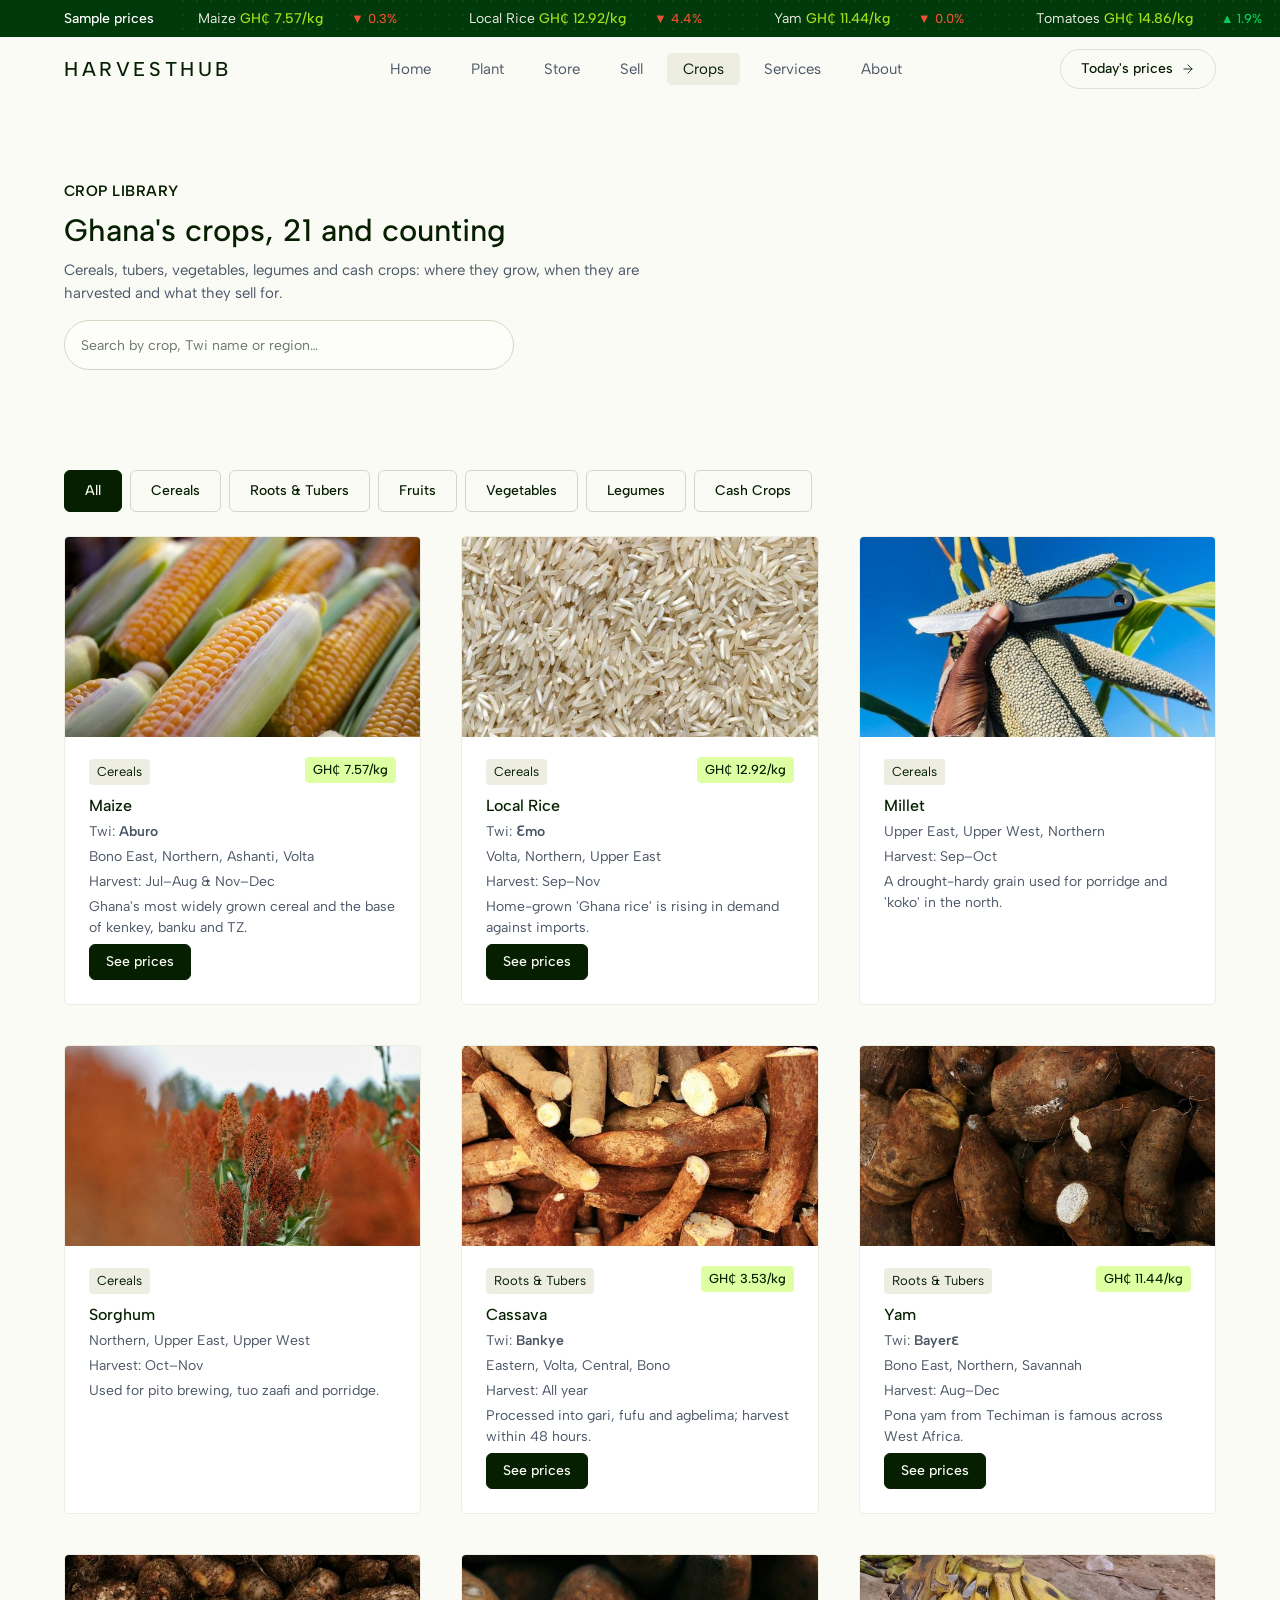
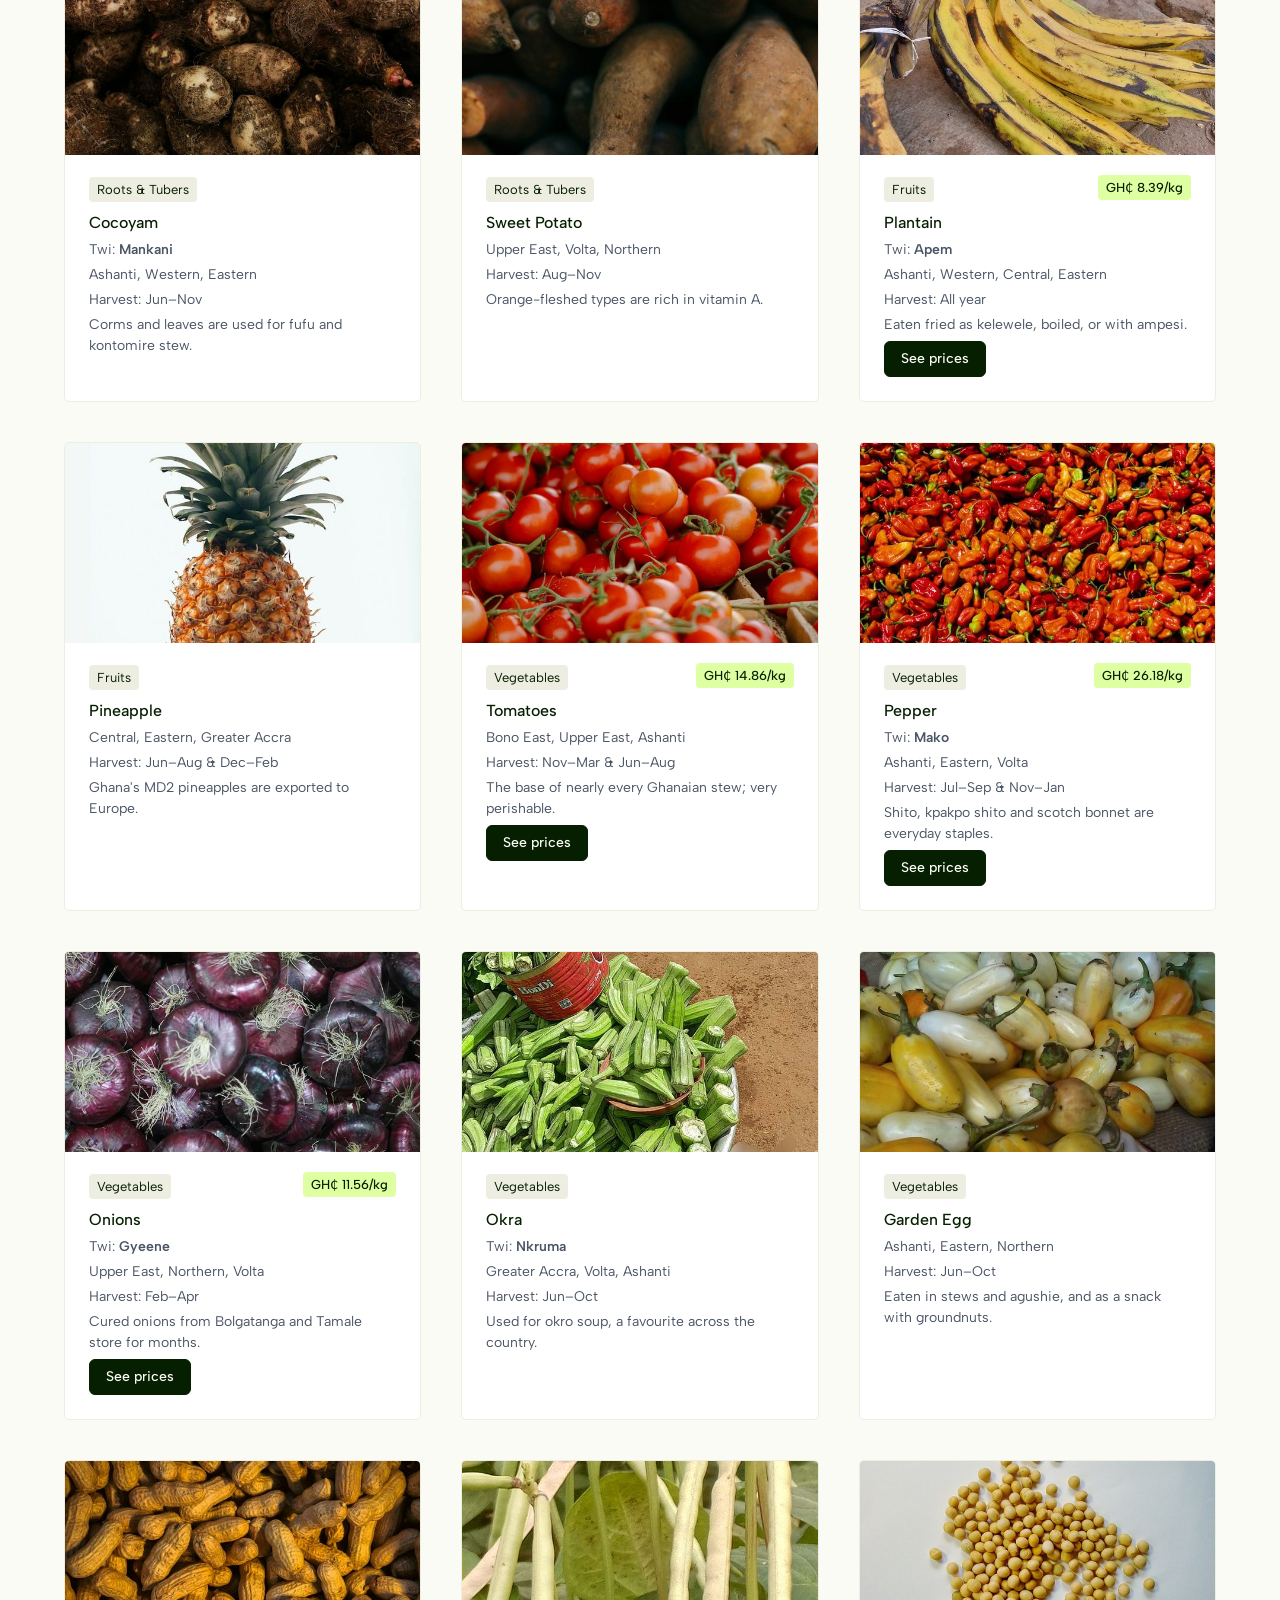
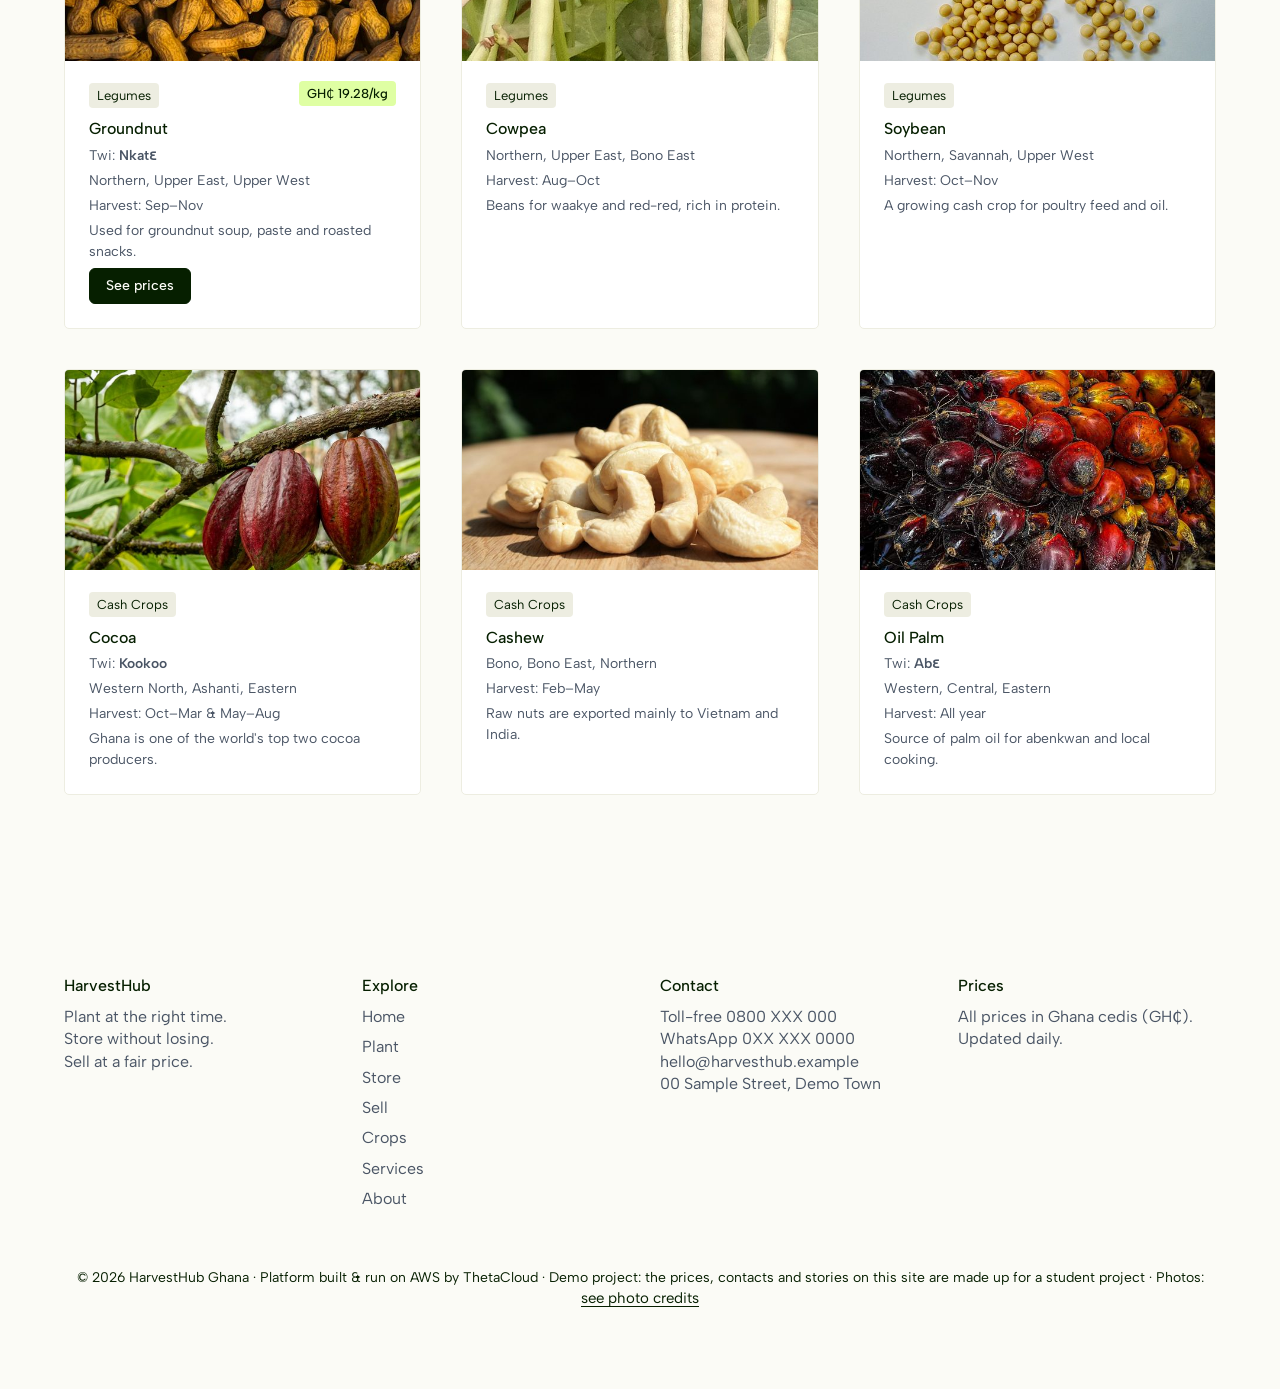
<file: app/crops.html>
<!DOCTYPE html><html lang="en"><head><meta charset="utf-8"><meta name="viewport" content="width=device-width,initial-scale=1"><title>Crops · HarvestHub Ghana</title><meta name="description" content="Free planting, storage and market-price information for Ghanaian smallholder farmers."><link rel="icon" href="data:image/svg+xml,<svg xmlns=%22http://www.w3.org/2000/svg%22 viewBox=%220 0 100 100%22><text y=%22.9em%22 font-size=%2290%22>🌱</text></svg>"><link rel="preconnect" href="https://fonts.googleapis.com"><link rel="preconnect" href="https://fonts.gstatic.com" crossorigin><link rel="stylesheet" href="https://fonts.googleapis.com/css2?family=Albert+Sans:wght@400;500;600&display=swap"><link rel="stylesheet" href="static/css/tokens.css"><link rel="stylesheet" href="static/css/style.css"></head><body data-page="crops"><div class="ticker" id="ticker" aria-label="Sample market prices"></div><header></header><section class="pagehead"><div class="wrap"><span class="eyebrow">Crop library</span><h1>Ghana's crops, <span id="cnt">21</span> and counting</h1><p class="lead">Cereals, tubers, vegetables, legumes and cash crops: where they grow, when they are harvested and what they sell for.</p><input id="q" class="search" type="search" placeholder="Search by crop, Twi name or region…"></div></section>
<section class="sec"><div class="wrap"><div id="tabs" class="tabs"></div><div id="cgrid" class="grid g3"></div></div></section><footer></footer><script src="static/js/script.js"></script></body></html>
</file>
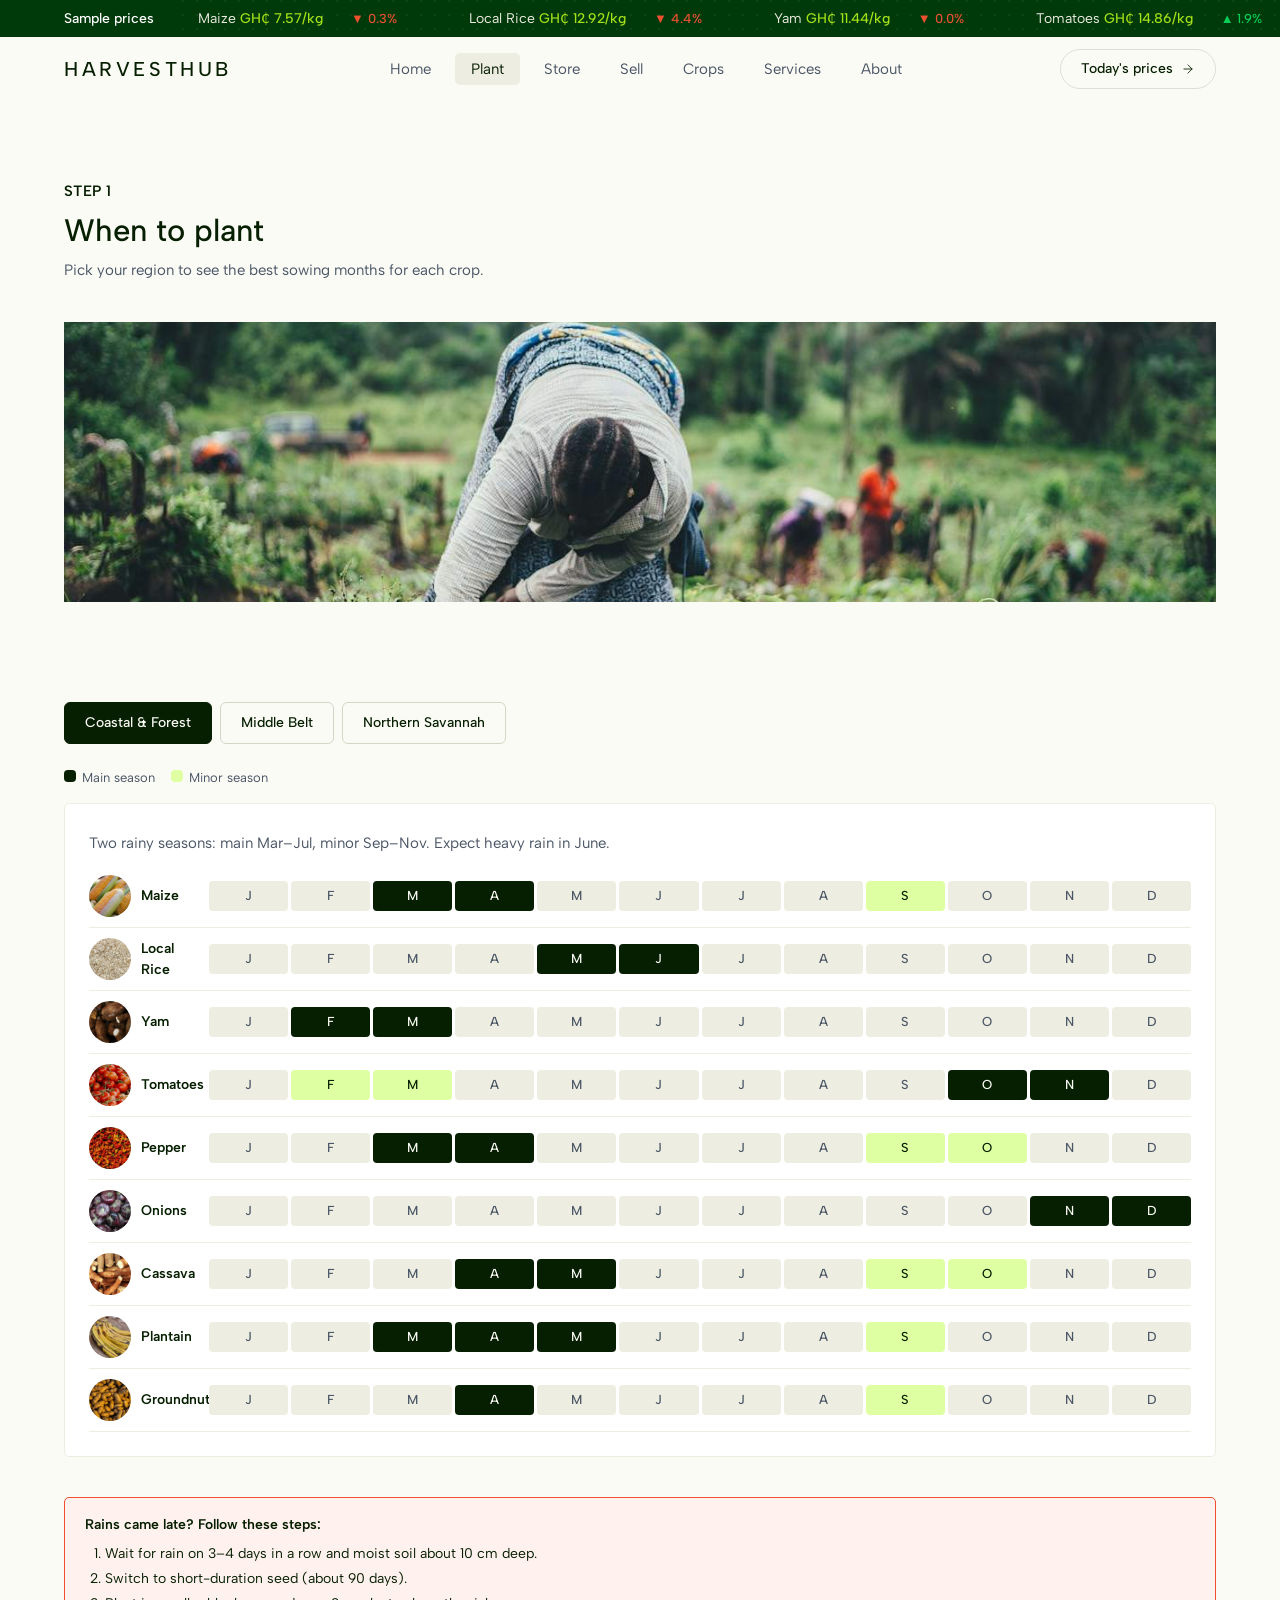
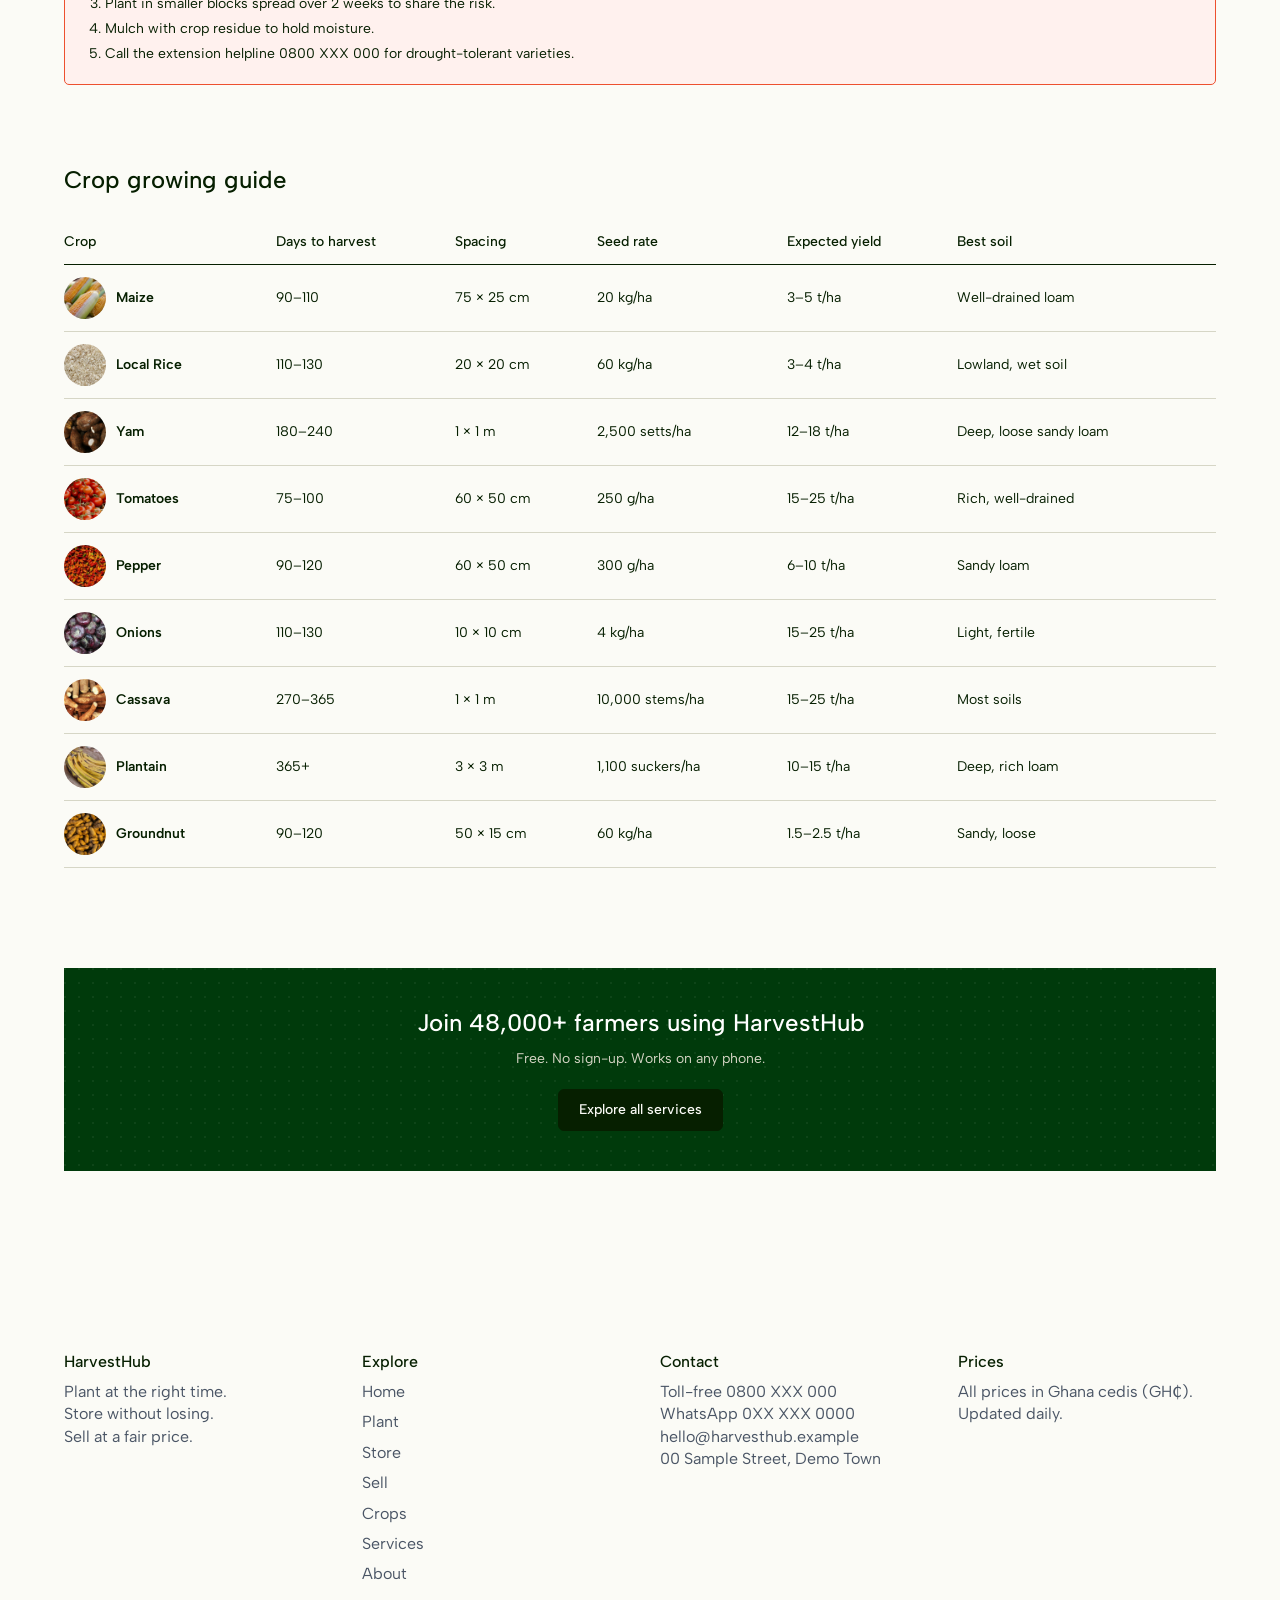
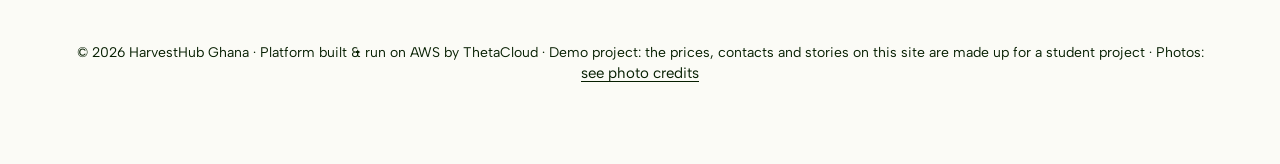
<file: app/plant.html>
<!DOCTYPE html><html lang="en"><head><meta charset="utf-8"><meta name="viewport" content="width=device-width,initial-scale=1"><title>Plant · HarvestHub Ghana</title><meta name="description" content="Free planting, storage and market-price information for Ghanaian smallholder farmers."><link rel="icon" href="data:image/svg+xml,<svg xmlns=%22http://www.w3.org/2000/svg%22 viewBox=%220 0 100 100%22><text y=%22.9em%22 font-size=%2290%22>🌱</text></svg>"><link rel="preconnect" href="https://fonts.googleapis.com"><link rel="preconnect" href="https://fonts.gstatic.com" crossorigin><link rel="stylesheet" href="https://fonts.googleapis.com/css2?family=Albert+Sans:wght@400;500;600&display=swap"><link rel="stylesheet" href="static/css/tokens.css"><link rel="stylesheet" href="static/css/style.css"></head><body data-page="plant"><div class="ticker" id="ticker" aria-label="Sample market prices"></div><header></header><section class="pagehead"><div class="wrap"><span class="eyebrow">Step 1</span><h1>When to plant</h1><p class="lead">Pick your region to see the best sowing months for each crop.</p></div></section><section class="sec"><div class="wrap"><div id="tabs" class="tabs"></div><div class="key"><span><i class="m"></i>Main season</span><span><i class="n"></i>Minor season</span></div><div id="cal" class="card"></div>
<div class="alert"><b>Rains came late? Follow these steps:</b><ol class="late" id="late"></ol></div>
<h2 class="sub-head">Crop growing guide</h2><div class="scroll"><table class="tbl"><thead><tr><th>Crop</th><th>Days to harvest</th><th>Spacing</th><th>Seed rate</th><th>Expected yield</th><th>Best soil</th></tr></thead><tbody id="guide"></tbody></table></div></div></section><section class="sec sec--flush"><div class="wrap"><div class="cta2 rv"><h2>Join 48,000+ farmers using HarvestHub</h2><p>Free. No sign-up. Works on any phone.</p><a class="btn" href="services.html">Explore all services</a></div></div></section><footer></footer><script src="static/js/script.js"></script></body></html>
</file>
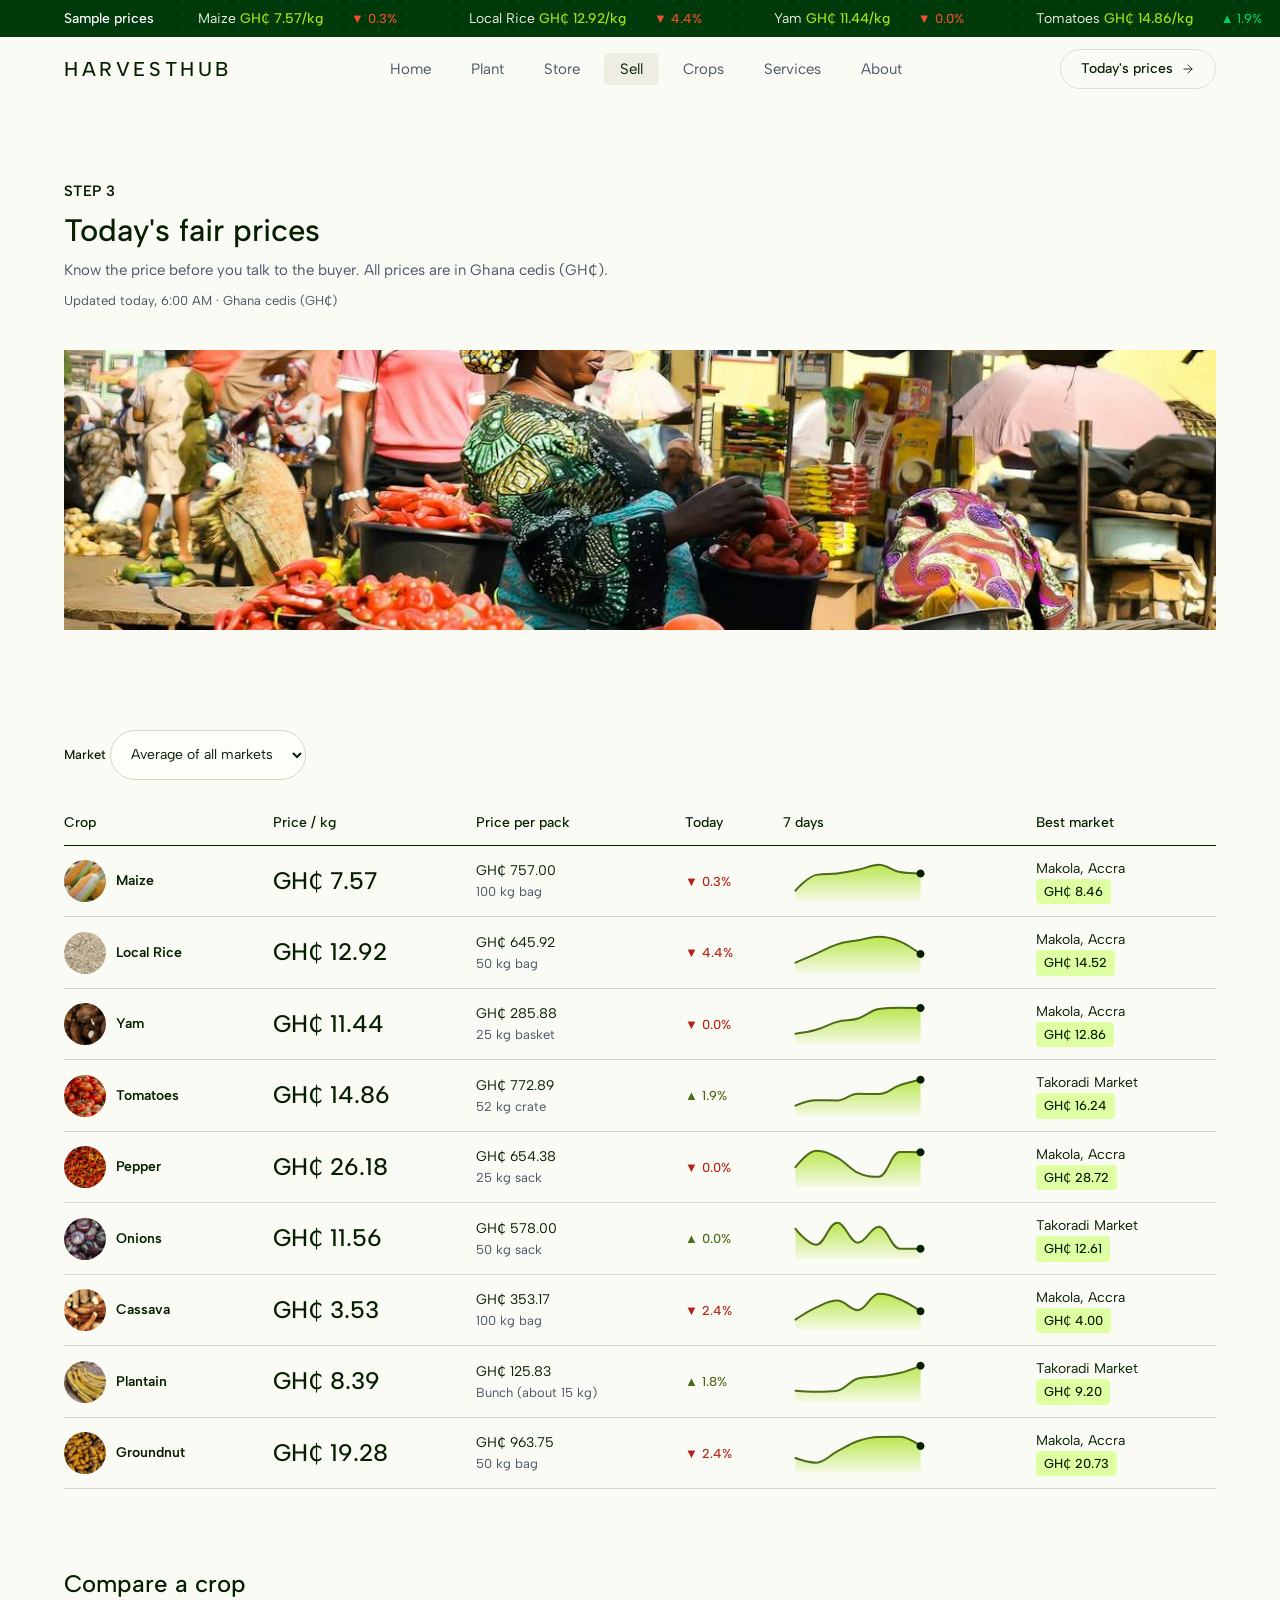
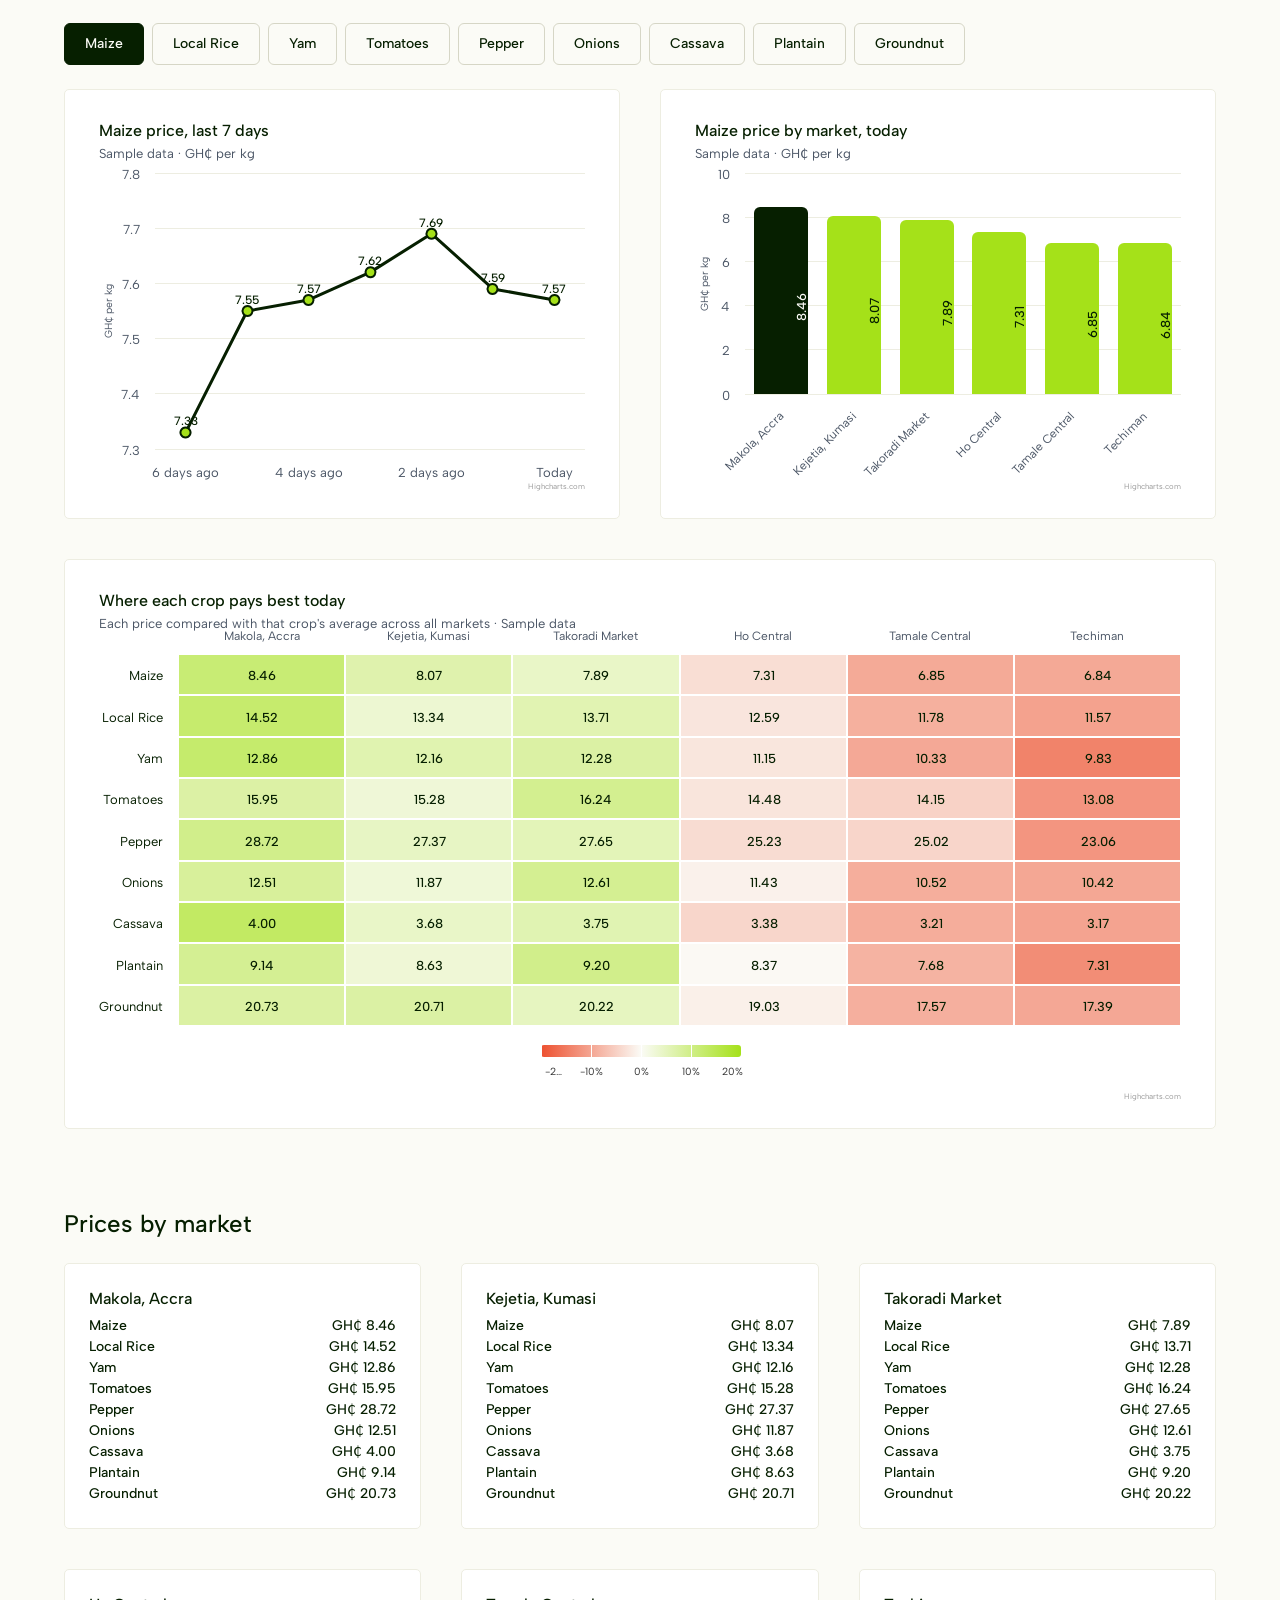
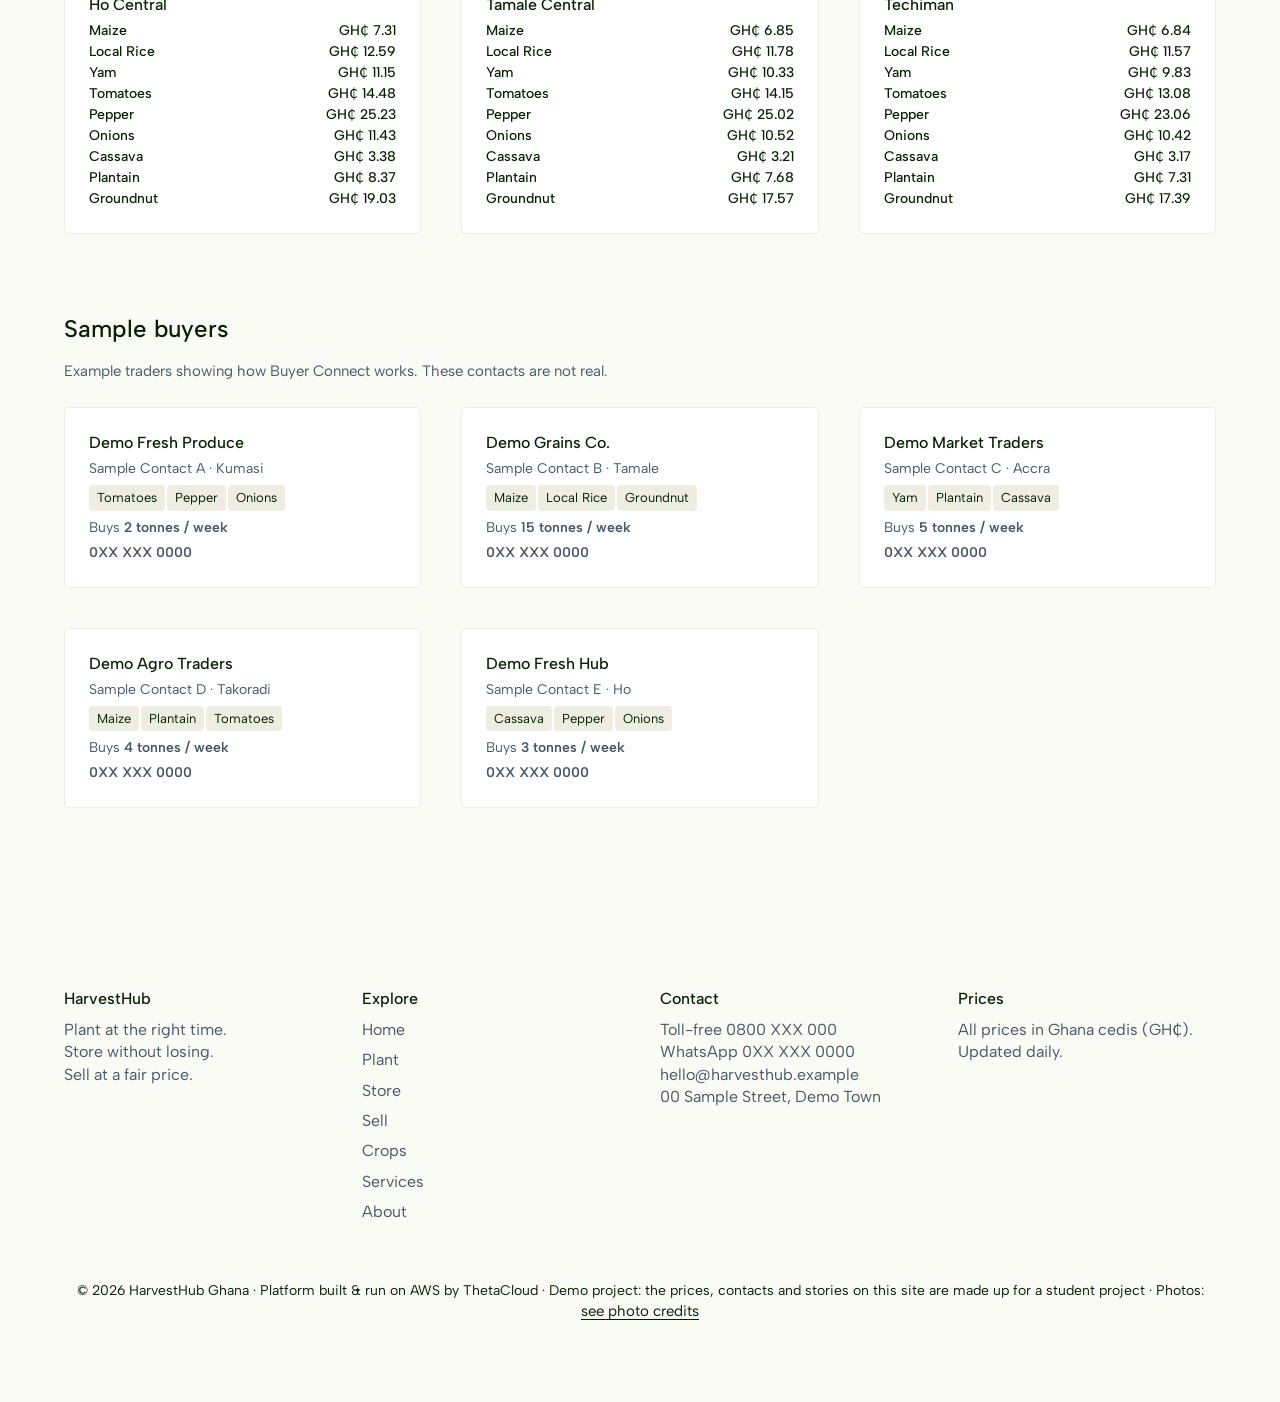
<file: app/sell.html>
<!DOCTYPE html><html lang="en"><head><meta charset="utf-8"><meta name="viewport" content="width=device-width,initial-scale=1"><title>Sell · HarvestHub Ghana</title><meta name="description" content="Free planting, storage and market-price information for Ghanaian smallholder farmers."><link rel="icon" href="data:image/svg+xml,<svg xmlns=%22http://www.w3.org/2000/svg%22 viewBox=%220 0 100 100%22><text y=%22.9em%22 font-size=%2290%22>🌱</text></svg>"><link rel="preconnect" href="https://fonts.googleapis.com"><link rel="preconnect" href="https://fonts.gstatic.com" crossorigin><link rel="stylesheet" href="https://fonts.googleapis.com/css2?family=Albert+Sans:wght@400;500;600&display=swap"><link rel="stylesheet" href="static/css/tokens.css"><link rel="stylesheet" href="static/css/style.css"></head><body data-page="sell"><div class="ticker" id="ticker" aria-label="Sample market prices"></div><header></header><section class="pagehead"><div class="wrap"><span class="eyebrow">Step 3</span><h1>Today's fair prices</h1><p class="lead">Know the price before you talk to the buyer. All prices are in Ghana cedis (GH₵).</p><p class="small" id="upd"></p></div></section><section class="sec"><div class="wrap"><label class="field-label">Market&nbsp;<select id="mk"></select></label><div class="scroll"><table class="tbl"><thead><tr><th>Crop</th><th>Price / kg</th><th>Price per pack</th><th>Today</th><th>7 days</th><th>Best market</th></tr></thead><tbody id="sell"></tbody></table></div>
<section id="cmp"><h2 class="sub-head">Compare a crop</h2><div id="ctabs" class="tabs"></div><div class="grid g2"><div class="card"><div class="chart-box" id="trendC" role="img" aria-label="Chart of this crop's price over the last 7 days"></div></div><div class="card"><div class="chart-box" id="mktC" role="img" aria-label="Chart of this crop's price in each market today"></div></div></div><div class="card chart-card"><div class="chart-box chart-box--heat" id="heatC" role="img" aria-label="Heatmap of every crop's price in every market today"></div></div></section><h2 class="sub-head">Prices by market</h2><div id="mkts" class="grid g3"></div>
<h2 class="sub-head">Sample buyers</h2><p class="lead lead--head">Example traders showing how Buyer Connect works. These contacts are not real.</p><div id="buyers" class="grid g3"></div></div></section><footer></footer><script src="static/js/highcharts.js"></script><script src="static/js/highcharts-heatmap.js"></script><script src="static/js/script.js"></script></body></html>
</file>
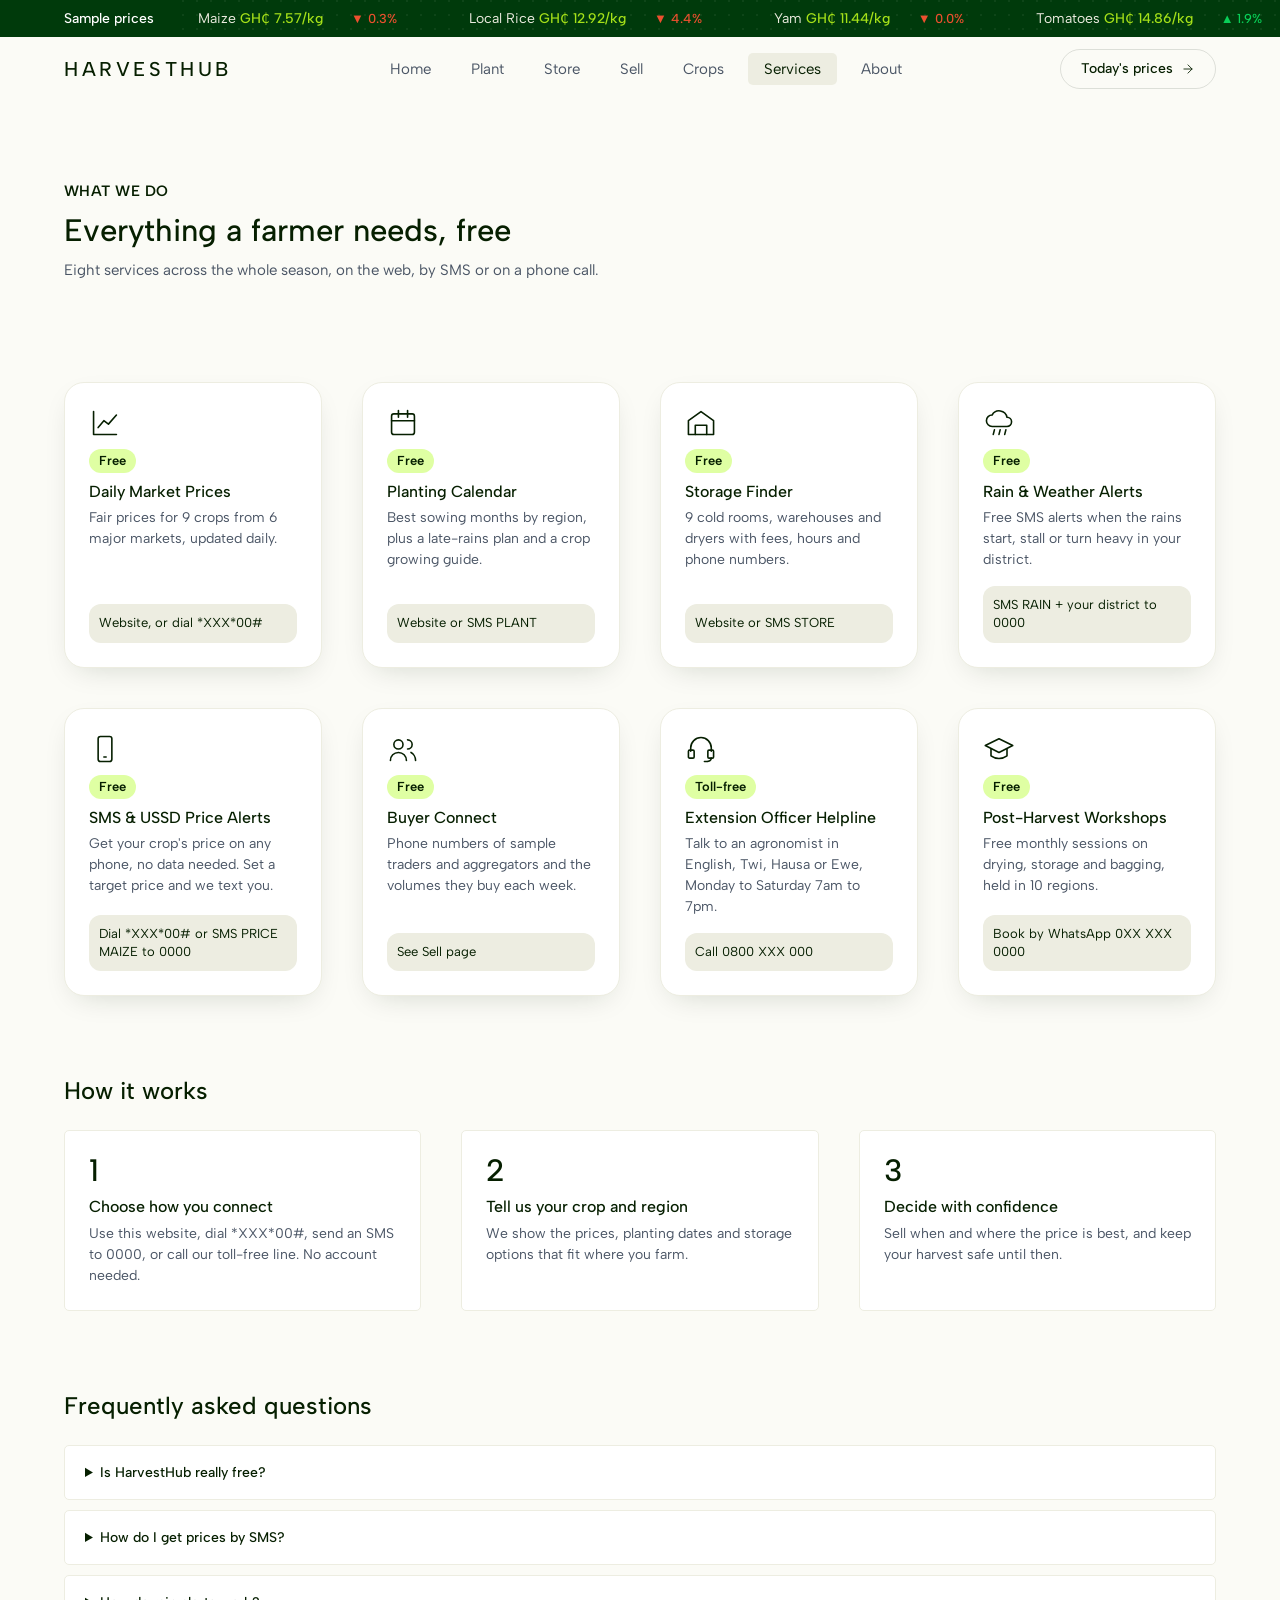
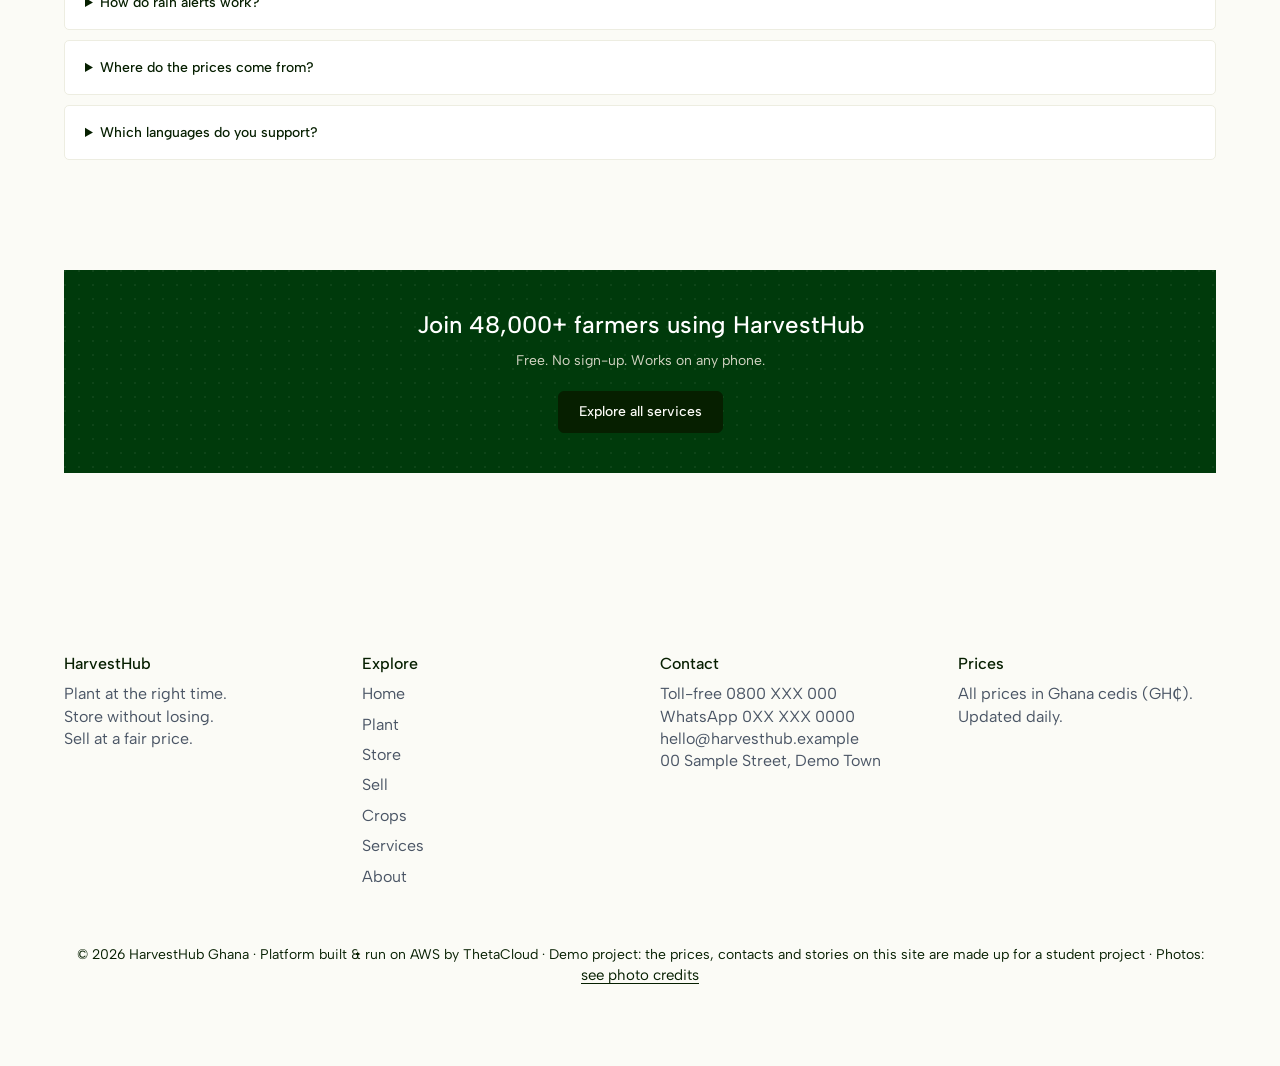
<file: app/services.html>
<!DOCTYPE html><html lang="en"><head><meta charset="utf-8"><meta name="viewport" content="width=device-width,initial-scale=1"><title>Services · HarvestHub Ghana</title><meta name="description" content="Free planting, storage and market-price information for Ghanaian smallholder farmers."><link rel="icon" href="data:image/svg+xml,<svg xmlns=%22http://www.w3.org/2000/svg%22 viewBox=%220 0 100 100%22><text y=%22.9em%22 font-size=%2290%22>🌱</text></svg>"><link rel="preconnect" href="https://fonts.googleapis.com"><link rel="preconnect" href="https://fonts.gstatic.com" crossorigin><link rel="stylesheet" href="https://fonts.googleapis.com/css2?family=Albert+Sans:wght@400;500;600&display=swap"><link rel="stylesheet" href="static/css/tokens.css"><link rel="stylesheet" href="static/css/style.css"></head><body data-page="services"><div class="ticker" id="ticker" aria-label="Sample market prices"></div><header></header><section class="pagehead"><div class="wrap"><span class="eyebrow">What we do</span><h1>Everything a farmer needs, free</h1><p class="lead">Eight services across the whole season, on the web, by SMS or on a phone call.</p></div></section><section class="sec"><div class="wrap"><div class="grid g4"><a class="offer rv" href="sell.html"><svg viewBox="0 0 28 28" fill="none" stroke="currentColor" stroke-width="1.4" stroke-linecap="round" stroke-linejoin="round" aria-hidden="true"><path d="M4 4v20h20"/><path d="m8 18 5-6 4 3 7-8"/></svg><span class="free">Free</span><h3 class="card__title">Daily Market Prices</h3><p class="card__meta">Fair prices for 9 crops from 6 major markets, updated daily.</p><div class="how">Website, or dial *XXX*00#</div></a><a class="offer rv" href="plant.html"><svg viewBox="0 0 28 28" fill="none" stroke="currentColor" stroke-width="1.4" stroke-linecap="round" stroke-linejoin="round" aria-hidden="true"><rect x="4" y="6" width="20" height="18" rx="2"/><path d="M4 12h20M10 3v6M18 3v6"/></svg><span class="free">Free</span><h3 class="card__title">Planting Calendar</h3><p class="card__meta">Best sowing months by region, plus a late-rains plan and a crop growing guide.</p><div class="how">Website or SMS PLANT</div></a><a class="offer rv" href="store.html"><svg viewBox="0 0 28 28" fill="none" stroke="currentColor" stroke-width="1.4" stroke-linecap="round" stroke-linejoin="round" aria-hidden="true"><path d="M3 12 14 4l11 8v12H3Z"/><path d="M9 24v-8h10v8"/></svg><span class="free">Free</span><h3 class="card__title">Storage Finder</h3><p class="card__meta">9 cold rooms, warehouses and dryers with fees, hours and phone numbers.</p><div class="how">Website or SMS STORE</div></a><a class="offer rv" href="services.html#faq"><svg viewBox="0 0 28 28" fill="none" stroke="currentColor" stroke-width="1.4" stroke-linecap="round" stroke-linejoin="round" aria-hidden="true"><path d="M8 17a5 5 0 0 1 0-10 7 7 0 0 1 13 2 4 4 0 0 1 0 8Z"/><path d="m10 20-1 4M15 20l-1 4M20 20l-1 4"/></svg><span class="free">Free</span><h3 class="card__title">Rain &amp; Weather Alerts</h3><p class="card__meta">Free SMS alerts when the rains start, stall or turn heavy in your district.</p><div class="how">SMS RAIN + your district to 0000</div></a><a class="offer rv" href="services.html#faq"><svg viewBox="0 0 28 28" fill="none" stroke="currentColor" stroke-width="1.4" stroke-linecap="round" stroke-linejoin="round" aria-hidden="true"><rect x="8" y="3" width="12" height="22" rx="2"/><path d="M13 21h2"/></svg><span class="free">Free</span><h3 class="card__title">SMS &amp; USSD Price Alerts</h3><p class="card__meta">Get your crop's price on any phone, no data needed. Set a target price and we text you.</p><div class="how">Dial *XXX*00# or SMS PRICE MAIZE to 0000</div></a><a class="offer rv" href="sell.html"><svg viewBox="0 0 28 28" fill="none" stroke="currentColor" stroke-width="1.4" stroke-linecap="round" stroke-linejoin="round" aria-hidden="true"><circle cx="10" cy="10" r="4"/><path d="M3 24c0-4 3-7 7-7s7 3 7 7"/><path d="M18 6a4 4 0 0 1 0 8M21 17c2 1 4 4 4 7"/></svg><span class="free">Free</span><h3 class="card__title">Buyer Connect</h3><p class="card__meta">Phone numbers of sample traders and aggregators and the volumes they buy each week.</p><div class="how">See Sell page</div></a><a class="offer rv" href="about.html#contact"><svg viewBox="0 0 28 28" fill="none" stroke="currentColor" stroke-width="1.4" stroke-linecap="round" stroke-linejoin="round" aria-hidden="true"><path d="M5 16v-3a9 9 0 0 1 18 0v3"/><rect x="3" y="15" width="5" height="7" rx="1"/><rect x="20" y="15" width="5" height="7" rx="1"/><path d="M23 22c0 2-3 3-6 3"/></svg><span class="free">Toll-free</span><h3 class="card__title">Extension Officer Helpline</h3><p class="card__meta">Talk to an agronomist in English, Twi, Hausa or Ewe, Monday to Saturday 7am to 7pm.</p><div class="how">Call 0800 XXX 000</div></a><a class="offer rv" href="about.html#contact"><svg viewBox="0 0 28 28" fill="none" stroke="currentColor" stroke-width="1.4" stroke-linecap="round" stroke-linejoin="round" aria-hidden="true"><path d="m2 11 12-6 12 6-12 6Z"/><path d="M7 14v6c4 3 10 3 14 0v-6"/></svg><span class="free">Free</span><h3 class="card__title">Post-Harvest Workshops</h3><p class="card__meta">Free monthly sessions on drying, storage and bagging, held in 10 regions.</p><div class="how">Book by WhatsApp 0XX XXX 0000</div></a></div><h2 class="sub-head">How it works</h2><div class="grid g3 how3"><div class="card rv"><h3>Choose how you connect</h3><p>Use this website, dial *XXX*00#, send an SMS to 0000, or call our toll-free line. No account needed.</p></div><div class="card rv"><h3>Tell us your crop and region</h3><p>We show the prices, planting dates and storage options that fit where you farm.</p></div><div class="card rv"><h3>Decide with confidence</h3><p>Sell when and where the price is best, and keep your harvest safe until then.</p></div></div>
<h2 id="faq" class="sub-head">Frequently asked questions</h2>
<details><summary>Is HarvestHub really free?</summary><p>Yes. Every service on this page is free. SMS alerts and the toll-free helpline cost you nothing.</p></details>
<details><summary>How do I get prices by SMS?</summary><p>Send PRICE followed by your crop, for example PRICE MAIZE, to 0000. You can also dial *XXX*00# and choose Prices.</p></details>
<details><summary>How do rain alerts work?</summary><p>Send RAIN followed by your district, for example RAIN TECHIMAN, to 0000. We text you when planting rains start, stall or turn heavy.</p></details>
<details><summary>Where do the prices come from?</summary><p>Our market agents record prices in 6 markets every morning before 6:00 AM, and we publish the averages and each market's price.</p></details>
<details><summary>Which languages do you support?</summary><p>The helpline answers in English, Twi, Hausa and Ewe. SMS replies are available in English and Twi.</p></details></div></section><section class="sec sec--flush"><div class="wrap"><div class="cta2 rv"><h2>Join 48,000+ farmers using HarvestHub</h2><p>Free. No sign-up. Works on any phone.</p><a class="btn" href="services.html">Explore all services</a></div></div></section><footer></footer><script src="static/js/script.js"></script></body></html>
</file>
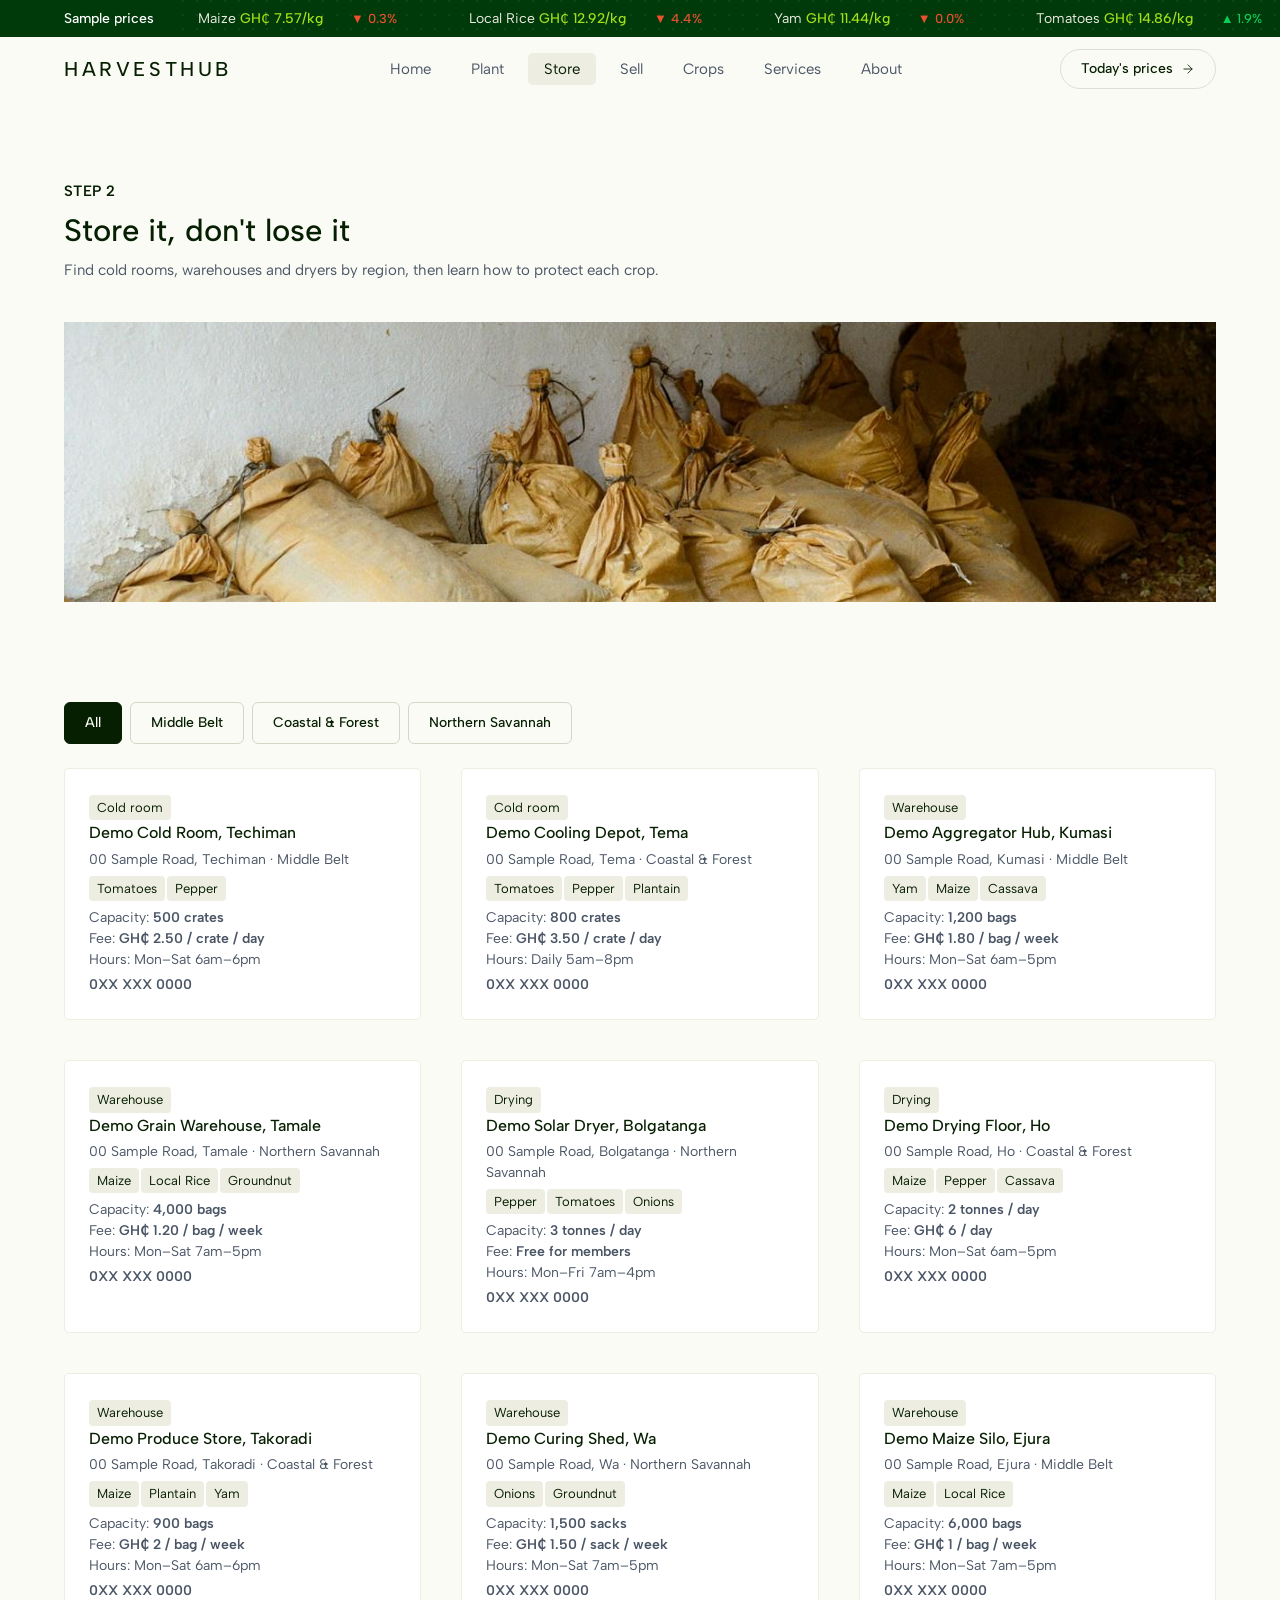
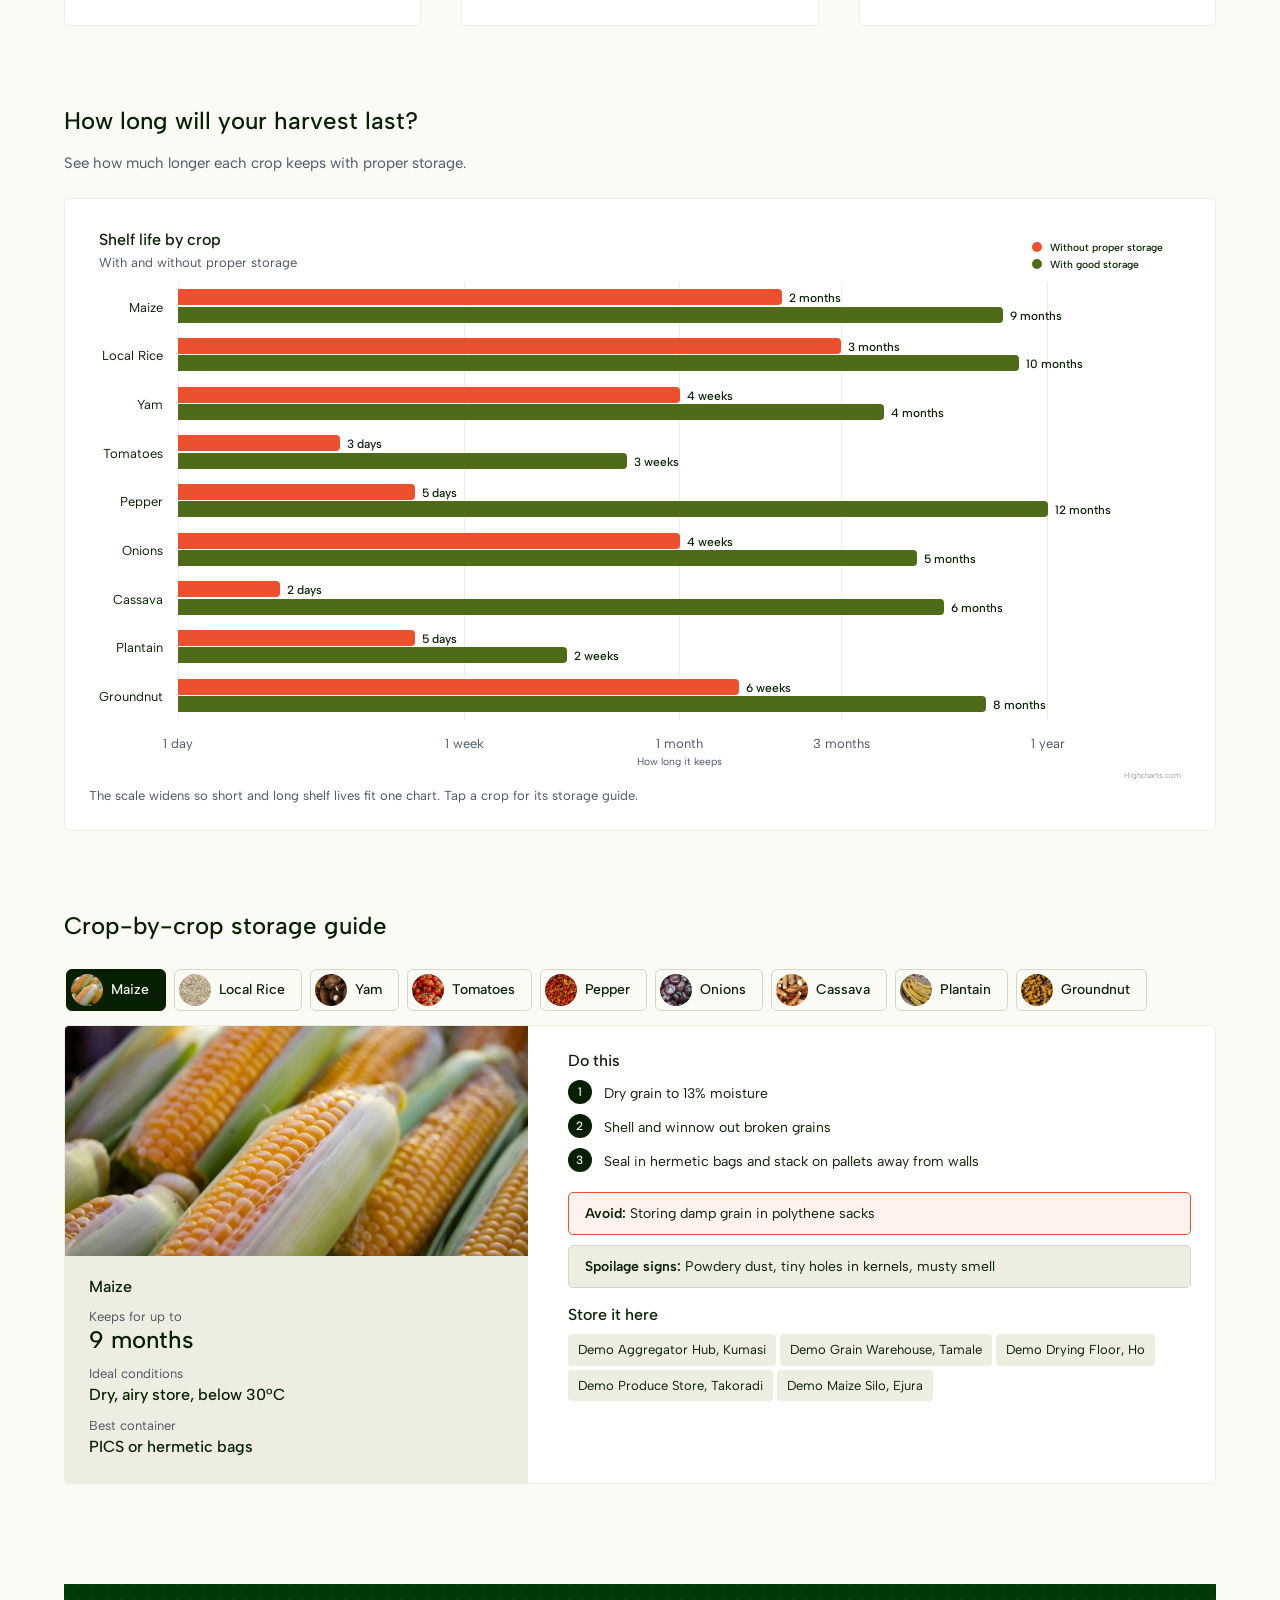
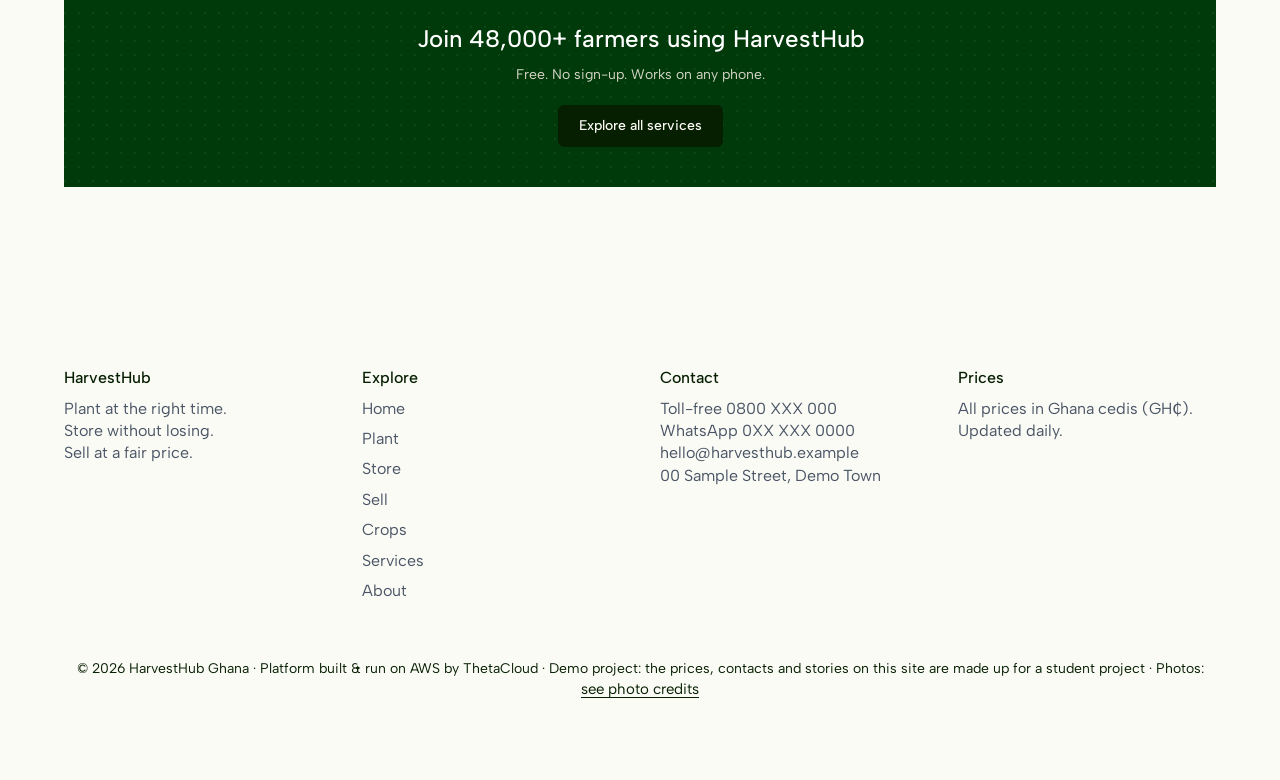
<file: app/store.html>
<!DOCTYPE html><html lang="en"><head><meta charset="utf-8"><meta name="viewport" content="width=device-width,initial-scale=1"><title>Store · HarvestHub Ghana</title><meta name="description" content="Free planting, storage and market-price information for Ghanaian smallholder farmers."><link rel="icon" href="data:image/svg+xml,<svg xmlns=%22http://www.w3.org/2000/svg%22 viewBox=%220 0 100 100%22><text y=%22.9em%22 font-size=%2290%22>🌱</text></svg>"><link rel="preconnect" href="https://fonts.googleapis.com"><link rel="preconnect" href="https://fonts.gstatic.com" crossorigin><link rel="stylesheet" href="https://fonts.googleapis.com/css2?family=Albert+Sans:wght@400;500;600&display=swap"><link rel="stylesheet" href="static/css/tokens.css"><link rel="stylesheet" href="static/css/style.css"></head><body data-page="store"><div class="ticker" id="ticker" aria-label="Sample market prices"></div><header></header><section class="pagehead"><div class="wrap"><span class="eyebrow">Step 2</span><h1>Store it, don't lose it</h1><p class="lead">Find cold rooms, warehouses and dryers by region, then learn how to protect each crop.</p></div></section><section class="sec"><div class="wrap"><div id="tabs" class="tabs"></div><div id="fac" class="grid g3"></div>
<h2 class="sub-head">How long will your harvest last?</h2><p class="lead lead--head">See how much longer each crop keeps with proper storage.</p><div class="card" id="life"></div><h2 class="sub-head">Crop-by-crop storage guide</h2><div id="chips" class="chips"></div><div id="tipd" class="card tipd"></div></div></section><section class="sec sec--flush"><div class="wrap"><div class="cta2 rv"><h2>Join 48,000+ farmers using HarvestHub</h2><p>Free. No sign-up. Works on any phone.</p><a class="btn" href="services.html">Explore all services</a></div></div></section><footer></footer><script src="static/js/highcharts.js"></script><script src="static/js/script.js"></script></body></html>
</file>
<file: app/static/css/tokens.css>
/* ==========================================================================
   HARVESTHUB DESIGN SYSTEM — tokens.css
   Mobile-first, light on data, simple language, big clear prices.
   Values are for 1440px unless noted. Every colour here is a HarvestHub colour.
   ========================================================================== */

:root {
  /* ---------- Colour: core ---------- */
  --c-forest:         #061F00;  /* primary text, buttons, hairlines, image wells */
  --c-moss:           #003A0B;  /* dark modules, modal, announcement bar */
  --c-lime:           #A5E119;  /* main action colour: button hover */
  --c-white:          #FFFFFF;
  --c-beige:          #FBFBF6;  /* page ground */

  /* ---------- Colour: beige scale ---------- */
  --c-beige-25:       #F9F9EF;  /* card fill */
  --c-beige-50:       #EDEDE1;  /* borders, secondary fills */
  --c-beige-75:       #D6D6C6;  /* dividers, table lines */
  --c-beige-100:      #B8B89E;  /* muted icons only */

  /* ---------- Colour: neutrals ---------- */
  --c-gray-50:        #F9FAFB;
  --c-gray-100:       #F3F4F6;
  --c-gray-400:       #99A1AF;  /* icons and disabled, never text on beige */
  --c-gray-600:       #4A5565;  /* secondary copy, footer links, captions: lightest text on beige */
  --c-gray-700:       #364153;
  --c-gray-900:       #101828;
  --c-text:           var(--c-gray-700);  /* long-form body */
  --c-on-dark-soft:   var(--c-beige-75);  /* secondary copy on moss */
  --c-on-dark-muted:  var(--c-beige-50);  /* announcement text */

  /* ---------- Colour: lines & states ---------- */
  --c-line:           #061F00;                   /* table and type rows */
  --c-line-warm:      var(--c-beige-75);         /* input borders, soft dividers */
  --c-line-dark:      #FFFFFF1A;                 /* dividers on moss */
  --c-hover-tint:     var(--c-beige-50);         /* nav link hover and current fill */
  --c-nav-line:       rgba(6, 31, 0, .12);       /* nav action border */
  --c-nav-glass:      rgba(251, 251, 246, .72);  /* nav fill once scrolled, with a 12px blur */
  --c-focus:          #4D6B18;                   /* input hover / focus */
  --c-field:          rgba(255, 255, 255, .53);  /* input fill on beige */
  --c-scrim:          rgba(6, 31, 0, .8);        /* modal backdrop */

  /* ---------- Colour: season stages ----------
     Each stage has a light tint for backgrounds and a deep shade for headings,
     icons and active tabs. Plant: mint + olive. Store: sky + sea. Sell: zest + forest. */
  --t-mint:  #D4FFD6;
  --t-olive: #4D6B18;
  --t-sky:   #CEEAED;
  --t-sea:   #0D3B36;
  --t-zest:  #DFFFA3;

  /* ---------- Colour: price & status ----------
     Never colour alone: a price change always carries an arrow and a +/- sign. */
  --t-up:         #09CF58;
  --t-down:       #ED502F;
  --t-alert:      #E7000B;
  --t-alert-deep: #B42318;  /* error text, alert icon */
  --t-alert-tint: #FFF1EE;  /* alert background */
  --t-info:       #7AADA6;

  /* ---------- Typography ---------- */
  --font-sans: "Albert Sans", "Helvetica Neue", Arial, sans-serif;
  --fw-regular: 400;   /* reading */
  --fw-medium:  500;   /* headings, nav, buttons */
  --fw-semi:    600;   /* bold word in headlines, eyebrows */

  /* scale — names match the s1…s4 classes */
  --fs-hero:    clamp(40px, 4.6vw, 66px); --lh-hero: 1.04; --ls-hero: -.045em;  /* page hero headline */
  --fs-lead:    clamp(18px, 1.6vw, 23px); --lh-lead: 1.27;                    /* page hero intro */
  --fs-display: 38px;  --lh-display: 1.1;    /* hero on dark */
  --fs-s1:      31px;  --lh-s1:      1.2;    /* H1 */
  --fs-s2:      24px;  --lh-s2:      1.25;   /* H2 / section title */
  --fs-quote:   17.6px;--lh-quote:   1.35;   /* testimonials */
  --fs-tile:    18px;  --lh-tile:    1;      /* industry tile label (caps) */
  --fs-s4:      16px;  --lh-s4:      1.4;    /* card titles, nav, footer */
  --fs-s3:      15px;  --lh-s3:      1.4;    /* eyebrow (caps) */
  --fs-body:    14px;  --lh-body:    1.5;    /* paragraph */
  --fs-small:   13px;  --lh-small:   1.4;
  --ls-eyebrow: .03em;
  --ls-nav:     .25px;

  /* ---------- Spacing ----------
     Gaps inside components. Section padding and side space are layout tokens. */
  --sp-1:   4px;
  --sp-2:   8px;
  --sp-3:  10px;
  --sp-4:  16px;
  --sp-5:  20px;
  --sp-6:  24px;
  --sp-7:  35px;
  --sp-8:  40px;
  --sp-9:  49px;   /* CTA banner padding */
  --sp-10: 56px;
  --sp-11: 84px;

  /* ---------- Radius ---------- */
  --r-0:    0;       /* modules, CTA banner, page images */
  --r-xs:   4px;     /* tiles */
  --r-sm:   5px;     /* images, nav link hover */
  --r-inset: 12px;   /* box or image inside a card */
  --r-md:   20px;    /* modal, textarea */
  --r-lg:   28px;    /* email field */
  --r-btn:  6px;     /* every button */
  --r-pill: 70px;    /* nav action */
  --r-full: 50%;     /* icon buttons */

  /* ---------- Elevation ----------
     The system is flat. Depth = contrast + 1px rules. One shadow exists. */
  --e-0: none;
  --e-1: 1px 1px 12px 0 rgba(6, 31, 0, .10);  /* modal, popover */
  --e-card: 0 10px 30px -12px rgba(6, 31, 0, .18);  /* price and service cards */
  --hairline:      1px solid var(--c-line);
  --hairline-warm: 1px solid var(--c-line-warm);

  /* ---------- Motion ---------- */
  --dur: .2s;
  --ease: ease;
  --fade-link:  .5;   /* link hover opacity */
  --fade-image: .3;   /* image hover opacity (+ luminosity blend over black) */

  /* ---------- Layout ---------- */
  --edge:    64px;     /* side space */
  --max:     1640px;   /* max content width */
  --gutter:  40px;     /* column gap */
  --columns: 12;
  --measure: 68ch;     /* max width for running text */
  --measure-sm: 450px;
  --section-compact:  clamp(48px, 3.88vw + 33.5px, 80px);
  --section-default:  clamp(72px, 3.39vw + 59.3px, 100px);
  --section-spacious: clamp(96px, 2.91vw + 85.1px, 120px);
  --page-inline: max(var(--edge), calc((100% - var(--max)) / 2));  /* side space, then centres content past --max */
  --nav-h:         64px;

  /* ---------- Patterns ---------- */
  --dot-pattern: url("data:image/svg+xml,%3Csvg xmlns='http://www.w3.org/2000/svg' width='14' height='14'%3E%3Ccircle cx='1' cy='1' r='1' fill='%23ffffff' fill-opacity='.07'/%3E%3C/svg%3E");
}

/* Breakpoints — phone < 810 · tablet 810 to 1023 · laptop 1024 to 1199 · desktop ≥ 1200 */
@media (max-width: 1023px) {
  :root { --edge: 24px; --gutter: 24px; --fs-s1: 28px; --fs-s2: 21px; --fs-display: 32px; }
}
@media (max-width: 809px) {
  :root { --edge: 16px; --gutter: 16px; --fs-s1: 26px; --fs-s2: 20px; }
}
</file>
<file: app/static/css/style.css>
/* ---- Design system globals. Tokens live in tokens.css. ---- */
*{box-sizing:border-box;margin:0}html{scroll-behavior:smooth;scroll-padding-top:var(--nav-h);-webkit-text-size-adjust:100%}
body{font:var(--fw-regular) var(--fs-body)/var(--lh-body) var(--font-sans);color:var(--c-forest);background:var(--c-beige);-webkit-font-smoothing:antialiased}
h1,h2,h3{font-weight:var(--fw-medium);color:var(--c-forest);text-wrap:balance}
h1{font-size:var(--fs-s1);line-height:var(--lh-s1)}h2{font-size:var(--fs-s2);line-height:var(--lh-s2)}h3{font-size:var(--fs-s4);line-height:var(--lh-s4)}
b,strong{font-weight:var(--fw-semi)}
a{color:inherit;transition:opacity var(--dur) var(--ease)}a:not(.btn,.card,.link-card,.offer,.tile,.fchip,.nav__link,.nav__cta):hover{opacity:var(--fade-link)}
:focus-visible{outline:2px solid var(--c-focus);outline-offset:3px}
.wrap{padding-inline:var(--page-inline)}.sec{padding-block:var(--section-default)}
.eyebrow{display:inline-block;font-size:var(--fs-s3);line-height:var(--lh-s3);font-weight:var(--fw-semi);letter-spacing:var(--ls-eyebrow);text-transform:uppercase;color:var(--c-forest);margin-bottom:var(--sp-3)}
.lead{font-size:15px;color:var(--c-gray-600);max-width:var(--measure);margin-top:var(--sp-3)}
header{position:sticky;top:env(safe-area-inset-top,0px);z-index:20;transition:background-color var(--dur) var(--ease)}
header[data-scrolled="true"]{background:var(--c-nav-glass);-webkit-backdrop-filter:blur(12px);backdrop-filter:blur(12px)}
.nav{display:grid;grid-template-columns:auto 1fr auto;align-items:center;gap:var(--sp-4);min-height:var(--nav-h);padding:var(--sp-2) var(--page-inline)}
.nav__logo{font:var(--fw-medium) 20px/1 var(--font-sans);letter-spacing:.18em;text-decoration:none;color:var(--c-forest)}
.nav__menu{justify-self:center;display:flex;align-items:center;gap:var(--sp-2);list-style:none;margin:0;padding:0}
.nav__link{display:block;padding:6px var(--sp-4);border-radius:var(--r-sm);font:var(--fw-regular) 15px/20px var(--font-sans);color:var(--c-gray-600);text-decoration:none;transition:background-color var(--dur) var(--ease),color var(--dur) var(--ease)}
.nav__link:hover,.nav__link[aria-current="page"]{color:var(--c-forest);background:var(--c-hover-tint)}
header[data-scrolled="true"] .nav__link:hover,header[data-scrolled="true"] .nav__link[aria-current="page"]{background:rgba(6,31,0,.06)}
.nav__cta{display:inline-flex;align-items:center;gap:var(--sp-2);height:40px;padding:0 var(--sp-5);font:var(--fw-medium) 14px/1 var(--font-sans);white-space:nowrap;text-decoration:none;color:var(--c-forest);border:1px solid var(--c-nav-line);border-radius:var(--r-pill);transition:background-color var(--dur) var(--ease),color var(--dur) var(--ease)}
.nav__cta:hover{color:var(--c-beige);background:var(--c-forest)}
.nav__cta .arw{transition:transform var(--dur) var(--ease)}.nav__cta:hover .arw{transform:rotate(-45deg)}
.nav__toggle{display:none;width:36px;height:36px;place-items:center;border:1px solid transparent;border-radius:var(--r-full);background:transparent;color:inherit;cursor:pointer}
@media(max-width:1199px){.nav{display:flex;flex-wrap:wrap;justify-content:space-between}.nav__toggle{display:inline-grid}.nav__menu{display:none;order:3;width:100%;flex-direction:column;align-items:stretch;padding-top:var(--sp-3)}.nav[data-open="true"]{background:var(--c-beige)}.nav[data-open="true"] .nav__menu{display:flex}.nav__cta{margin-left:auto}}
@media(max-width:809px){.nav{gap:var(--sp-1)}.nav__logo{font-size:15px}.nav__cta{padding:0 var(--sp-3)}.nav__cta .arw{display:none}}
.btn{display:inline-flex;align-items:center;justify-content:center;gap:6px;height:42px;padding:10px 20px;font:var(--fw-medium) 14px/1 var(--font-sans);color:var(--c-beige);background:var(--c-forest);border:1px solid var(--c-forest);border-radius:var(--r-btn);white-space:nowrap;text-decoration:none;cursor:pointer;transition:background-color var(--dur) var(--ease),color var(--dur) var(--ease),border-color var(--dur) var(--ease)}
.btn:hover{color:var(--c-forest);background:var(--c-lime);border-color:var(--c-lime)}
.btn.ghost{background:transparent;border-color:rgba(255,255,255,.5)}.btn.ghost:hover{color:var(--c-forest);background:var(--c-lime);border-color:var(--c-lime)}
footer{padding:var(--section-compact) var(--page-inline)}
.footer__cols{display:grid;grid-template-columns:repeat(4,minmax(0,1fr));gap:var(--sp-8) var(--gutter)}
.footer__head{font:var(--fw-medium) var(--fs-s4)/var(--lh-s4) var(--font-sans);margin-bottom:var(--sp-2)}
.footer__list{list-style:none;margin:0;padding:0;display:flex;flex-direction:column;gap:var(--sp-2)}
.footer__list,.footer__link{font-size:var(--fs-s4);line-height:var(--lh-s4);color:var(--c-gray-600);text-decoration:none}
.footer__bottom{text-align:center;margin-top:var(--sp-10);font-size:var(--fs-body)}
@media(max-width:1023px){.footer__cols{grid-template-columns:repeat(2,minmax(0,1fr))}}
@media(max-width:809px){.footer__cols{grid-template-columns:minmax(0,1fr)}}
.pagehead{padding-block:var(--section-compact) 0}.pagehead .eyebrow{margin-bottom:var(--sp-3)}
.grid{display:grid;gap:var(--gutter)}.g3{grid-template-columns:repeat(3,minmax(0,1fr))}
.card{background:var(--c-white);border:1px solid var(--c-beige-50);border-radius:var(--r-sm);padding:var(--sp-6);transition:border-color var(--dur) var(--ease)}.card p{margin-top:var(--sp-1);color:var(--c-gray-600)}
.crop{display:flex;justify-content:space-between;gap:var(--sp-2);font-weight:var(--fw-medium)}
.chg{font-weight:var(--fw-medium);font-size:var(--fs-small);white-space:nowrap}.up{color:var(--t-olive)}.dn{color:var(--t-alert-deep)}
.spark{width:100%;height:38px}.spark polyline{fill:none;stroke:var(--c-forest);stroke-width:1.5;stroke-linecap:round;stroke-linejoin:round;vector-effect:non-scaling-stroke}
.band{background:var(--c-moss) var(--dot-pattern);color:#fff}.band h2{color:#fff}.stats{display:grid;grid-template-columns:repeat(4,minmax(0,1fr));gap:var(--gutter)}@media(max-width:1023px){.stats{grid-template-columns:repeat(2,minmax(0,1fr))}}
.stats b{display:block;font:var(--fw-medium) var(--fs-display)/var(--lh-display) var(--font-sans);color:var(--c-forest);margin-bottom:var(--sp-2)}.stats span{color:var(--c-gray-600)}.band .stats span{color:var(--c-on-dark-soft)}
.tabs{display:flex;gap:var(--sp-2);flex-wrap:wrap;margin:0 0 var(--sp-6)}.tab{height:42px;padding:0 var(--sp-5);font:var(--fw-medium) 14px/1 var(--font-sans);color:var(--c-forest);background:transparent;border:1px solid var(--c-beige-75);border-radius:var(--r-btn);cursor:pointer;transition:background-color var(--dur) var(--ease),color var(--dur) var(--ease),border-color var(--dur) var(--ease)}.tab:hover{color:var(--c-forest);background:var(--c-lime);border-color:var(--c-lime)}
select,.search{height:50px;padding:0 var(--sp-4);font:var(--fw-regular) 14px/22px var(--font-sans);color:var(--c-forest);background:var(--c-field);border:var(--hairline-warm);border-radius:var(--r-lg);transition:border-color var(--dur) var(--ease)}select{cursor:pointer}select:hover,select:focus,.search:hover,.search:focus{border-color:var(--c-focus);outline:none}.search::placeholder{color:rgba(6,31,0,.6)}
.field-label{font:var(--fw-medium) 13px/1.3 var(--font-sans)}
.tab.on,.tab.on:hover{background:var(--c-forest);border-color:var(--c-forest);color:var(--c-beige)}
.tbl{width:100%;border-collapse:collapse;font-size:var(--fs-body)}
.tbl th,.tbl td{padding:12px 16px 12px 0;text-align:left;vertical-align:middle;border-bottom:1px solid var(--c-line-warm)}.tbl th{font-weight:var(--fw-medium);border-bottom:var(--hairline)}
.tbl td.p{font:var(--fw-medium) var(--fs-s2)/1.2 var(--font-sans);font-variant-numeric:tabular-nums;white-space:nowrap}.best,.pp,.free{display:inline-block;background:var(--t-zest);color:var(--c-forest);padding:3px 8px;border-radius:var(--r-xs);font-size:var(--fs-small);font-weight:var(--fw-medium)}
.scroll{overflow-x:auto}.row{display:grid;grid-template-columns:110px 1fr;gap:var(--sp-3);align-items:center;padding:var(--sp-3) 0;border-bottom:1px solid var(--c-beige-50)}
.months{display:grid;grid-template-columns:repeat(12,1fr);gap:3px}.months i{height:30px;border-radius:var(--r-xs);background:var(--c-beige-50);font:var(--fw-medium) var(--fs-small)/30px var(--font-sans);text-align:center;color:var(--c-gray-600);font-style:normal}
.months i.m{background:var(--c-forest);color:var(--c-beige)}.months i.n{background:var(--t-zest);color:var(--c-forest)}
.key{display:flex;gap:var(--sp-4);font-size:var(--fs-small);color:var(--c-gray-600);margin:0 0 var(--sp-4)}.key i{display:inline-block;width:12px;height:12px;border-radius:var(--r-xs);margin-right:6px}.key .m{background:var(--c-forest)}.key .n{background:var(--t-zest)}.key .r{background:var(--t-down)}.key .k{background:var(--t-olive)}
.tag{display:inline-block;background:var(--c-beige-50);color:var(--c-forest);border-radius:var(--r-xs);padding:3px 8px;font-size:var(--fs-small);margin:2px 2px 2px 0}
.alert{background:var(--t-alert-tint);border:1px solid var(--t-down);border-radius:var(--r-sm);padding:var(--sp-4) var(--sp-5);margin-top:var(--gutter)}
details{background:var(--c-white);border:1px solid var(--c-beige-50);border-radius:var(--r-sm);padding:var(--sp-4) var(--sp-5);margin-bottom:var(--sp-3)}summary{cursor:pointer;font-weight:var(--fw-medium)}details p{margin-top:var(--sp-2);color:var(--c-gray-600)}
.rv{opacity:0;transform:translateY(24px);transition:opacity .4s var(--ease),transform .4s var(--ease)}.rv.in{opacity:1;transform:none}
@media(max-width:809px){.row{grid-template-columns:1fr}}
@media(prefers-reduced-motion:reduce){*{animation:none!important;transition:none!important}.rv{opacity:1;transform:none}}
/* ---- Photos (self-hosted; a flat Beige 50 shows if a photo is missing) ---- */
:root{--p-hero:url(../images/hero.jpg);--p-plant:url(../images/plant.jpg);--p-store:url(../images/store.jpg);--p-sell:url(../images/sell.jpg);--p-about:url(../images/about.jpg)}
[data-page=plant] .pagehead{--ph:var(--p-plant)}[data-page=store] .pagehead{--ph:var(--p-store)}[data-page=sell] .pagehead{--ph:var(--p-sell)}[data-page=about] .pagehead{--ph:var(--p-about)}
[data-page=plant] .pagehead::after,[data-page=store] .pagehead::after,[data-page=sell] .pagehead::after,[data-page=about] .pagehead::after{content:"";display:block;min-height:280px;margin:var(--gutter) var(--page-inline) 0;background:var(--ph) center/cover,var(--c-beige-50)}
@media(max-width:809px){[data-page=plant] .pagehead::after,[data-page=store] .pagehead::after,[data-page=sell] .pagehead::after,[data-page=about] .pagehead::after{min-height:180px}}
/* ---- v3 ---- */
.btn.sm{height:36px;padding:8px 16px;margin-top:6px}.tbl small{color:var(--c-gray-600)}
.ticker{display:flex;align-items:center;min-height:37px;background:var(--c-moss) var(--dot-pattern);color:var(--c-on-dark-muted);overflow:hidden;white-space:nowrap;font-size:var(--fs-body)}
.ticker__label{position:relative;z-index:1;flex:none;align-self:stretch;display:flex;align-items:center;padding:0 var(--sp-5) 0 var(--page-inline);font-weight:var(--fw-medium);color:var(--c-white);background:var(--c-moss)}
.ticker__track{display:inline-block;animation:tk 50s linear infinite}.ticker:hover .ticker__track{animation-play-state:paused}.ticker__track span{margin:0 var(--sp-6)}.ticker b{color:var(--c-lime);font-weight:var(--fw-medium)}.ticker .up{color:var(--t-up)}.ticker .dn{color:var(--t-down)}
@keyframes tk{to{transform:translateX(-50%)}}
.how3{counter-reset:s}.how3 .card::before{counter-increment:s;content:counter(s);display:block;font:var(--fw-medium) var(--fs-s1)/1 var(--font-sans);margin-bottom:var(--sp-3)}
.av{width:56px;height:56px;border-radius:var(--r-full);margin-bottom:var(--sp-3);display:grid;place-items:center;font:var(--fw-medium) 16px var(--font-sans);color:var(--c-beige);background:var(--c-forest)}
.tl{border-left:1px solid var(--c-beige-75);padding-left:var(--sp-5);margin-top:var(--sp-6)}.tl div{margin-bottom:var(--sp-5);position:relative}.tl div::before{content:"";position:absolute;left:calc(var(--sp-5) * -1 - 5px);top:6px;width:9px;height:9px;border-radius:var(--r-full);background:var(--c-forest)}
ol.late{padding-left:20px;margin-top:8px}ol.late li{margin:4px 0}.cta2{text-align:center;background:var(--c-moss) var(--dot-pattern);color:#fff;border-radius:var(--r-0);padding:var(--sp-8) var(--sp-9)}.cta2 h2{color:#fff;margin-bottom:var(--sp-3)}.cta2 p{color:var(--c-on-dark-soft);margin-bottom:var(--sp-5)}
.g4{grid-template-columns:repeat(4,minmax(0,1fr))}
@media(max-width:1023px){.g3,.g4{grid-template-columns:repeat(2,minmax(0,1fr))}}
@media(max-width:809px){.g3,.g4{grid-template-columns:minmax(0,1fr)}}
/* ---- crop photos ---- */
.cimg{display:grid;place-items:center;background:var(--c-beige-50) center/cover no-repeat;font-size:2rem;transition:opacity var(--dur) var(--ease)}.cimg.ph>span{opacity:0}
.cimg.av{width:42px;height:42px;margin:0;border-radius:var(--r-full);font-size:1.2rem;flex:none}.cn{display:flex;align-items:center;gap:var(--sp-3)}td.cn{display:table-cell}td.cn .av{display:inline-grid;vertical-align:middle;margin-right:var(--sp-3)}
summary.cn{display:flex}
.strip{overflow:hidden;white-space:nowrap;padding:8px 0}.strip>div{display:inline-flex;gap:16px;animation:tk 70s linear infinite}.strip:hover>div{animation-play-state:paused}
.crp{padding:0;overflow:hidden;display:flex;flex-direction:column}.crp .lg{height:200px}.crp:hover .lg{opacity:var(--fade-image)}.crp .cimg{overflow:hidden}.crp .cb{padding:var(--sp-5) var(--sp-6) var(--sp-6);flex:1}.crp h3{margin:var(--sp-2) 0 2px}.crp p{margin-top:var(--sp-1)}.tw{color:var(--t-olive)}
.pp{float:right}
.search{display:block;width:100%;max-width:var(--measure-sm);margin-top:var(--sp-4)}
/* ---- storage guide ---- */
#fac{scroll-margin-top:90px}.small,small{font-size:var(--fs-small);line-height:var(--lh-small);color:var(--c-gray-600)}.small{margin-top:var(--sp-3)}
.lrow{display:grid;grid-template-columns:150px 1fr;gap:var(--sp-3);align-items:center;width:100%;background:none;border:0;border-bottom:1px solid var(--c-beige-50);padding:var(--sp-3) var(--sp-1);cursor:pointer;text-align:left;font:inherit;color:inherit;transition:background-color var(--dur) var(--ease)}.lrow:hover{background:var(--c-beige-50)}
.bars{display:flex;flex-direction:column;gap:5px}.bar{display:block;height:20px;border-radius:var(--r-xs);position:relative;min-width:60px;animation:grow 1s ease-out}.bar.r{background:var(--t-down);height:14px}.bar.k{background:var(--t-olive)}
.bar em{position:absolute;left:100%;margin-left:var(--sp-2);font:var(--fw-medium) var(--fs-small)/20px var(--font-sans);color:var(--c-forest);font-style:normal;white-space:nowrap}.bar.r em{line-height:14px}
@keyframes grow{from{width:0}}
.chips{display:flex;gap:var(--sp-2);overflow-x:auto;padding:4px 2px 14px}.chip{display:flex;align-items:center;gap:var(--sp-2);flex:none;padding:4px var(--sp-4) 4px 4px;color:var(--c-forest);background:transparent;border:1px solid var(--c-beige-75);border-radius:var(--r-btn);font:var(--fw-medium) 14px/1 var(--font-sans);cursor:pointer;transition:background-color var(--dur) var(--ease),color var(--dur) var(--ease)}.chip:hover{background:var(--c-lime);border-color:var(--c-lime)}.chip .av{width:32px;height:32px}.chip.on,.chip.on:hover{background:var(--c-forest);border-color:var(--c-forest);color:var(--c-beige)}
.tipd{display:grid;grid-template-columns:5fr 7fr;gap:var(--gutter);padding:0;overflow:hidden}.tl1{display:flex;flex-direction:column;background:var(--c-beige-50)}.cimg.av.tipimg{width:100%;height:230px;border-radius:0;font-size:4rem}
.cond{padding:var(--sp-5) var(--sp-6) var(--sp-6)}.stat{margin-top:var(--sp-3)}.stat small{display:block;color:var(--c-gray-600);font-size:var(--fs-small)}.stat b{font-size:var(--fs-s4);font-weight:var(--fw-medium)}.stat:first-of-type b{font:var(--fw-medium) var(--fs-s2)/1.2 var(--font-sans)}
.tl2{padding:var(--sp-6) var(--sp-6) var(--sp-6) 0}.tl2 h4{margin:var(--sp-4) 0 var(--sp-2);font:var(--fw-medium) var(--fs-s4)/var(--lh-s4) var(--font-sans)}.tl2 h4:first-child{margin-top:0}
.stp{list-style:none;counter-reset:n;padding:0}.stp li{counter-increment:n;position:relative;padding:3px 0 var(--sp-3) 36px;min-height:32px}.stp li::before{content:counter(n);position:absolute;left:0;top:0;width:24px;height:24px;border-radius:var(--r-full);background:var(--c-forest);color:var(--c-beige);font-size:12px;font-weight:var(--fw-medium);text-align:center;line-height:24px}
.warn{background:var(--t-alert-tint);border:1px solid var(--t-down);border-radius:var(--r-sm);padding:var(--sp-3) var(--sp-4);margin-top:var(--sp-3)}.warn.sign{background:var(--c-beige-50);border-color:var(--c-beige-75)}
.fchip{display:inline-block;background:var(--c-beige-50);color:var(--c-forest);border-radius:var(--r-xs);padding:6px var(--sp-3);margin:0 var(--sp-1) var(--sp-1) 0;font-size:var(--fs-small);text-decoration:none;transition:background-color var(--dur) var(--ease)}.fchip:hover{background:var(--c-lime)}
@media(max-width:809px){.lrow{grid-template-columns:1fr;gap:6px}.bar{min-width:50px}.tipd{grid-template-columns:1fr;gap:0}.tl2{padding:20px}}
/* ---- demo notices and load errors ---- */
.tel{font-weight:600;margin-top:6px}
.grid>.alert{grid-column:1/-1;margin-top:0}.strip .alert{white-space:normal;margin-inline:var(--page-inline)}
.card:empty{display:none}
/* ---- Home ---- */
.headline-pair strong{font-weight:var(--fw-semi)}
.module__head{display:flex;align-items:baseline;justify-content:space-between;gap:var(--sp-4);margin-bottom:var(--sp-6);flex-wrap:wrap}
.lead--head{margin:calc(var(--sp-2) * -1) 0 var(--sp-6)}
.link{font:var(--fw-regular) 15px/1.4 var(--font-sans);color:inherit;text-decoration:underline;text-underline-offset:3px}
.big{font:var(--fw-medium) var(--fs-s2)/1.2 var(--font-sans);font-variant-numeric:tabular-nums;white-space:nowrap;color:var(--c-forest)}.big small{font:var(--fw-regular) var(--fs-small) var(--font-sans);color:var(--c-gray-600)}
.link-card{display:flex;flex-direction:column;gap:var(--sp-3);text-decoration:none;color:inherit}
.well{position:relative;overflow:hidden;background:var(--c-forest);aspect-ratio:10/6}
.well__img{position:absolute;inset:0;transition:transform .5s var(--ease)}
a:hover>.well>.well__img,a:focus-visible>.well>.well__img{transform:scale(1.07)}
.well__num{position:absolute;left:var(--sp-3);top:var(--sp-3);width:36px;height:36px;display:grid;place-items:center;font:var(--fw-medium) var(--fs-s4)/1 var(--font-sans);color:var(--c-forest);background:var(--c-lime);border-radius:var(--r-btn);transition:transform var(--dur) var(--ease)}
a:hover>.well>.well__num,a:focus-visible>.well>.well__num{transform:scale(1.15) rotate(-4deg)}
.step-cta{display:inline-flex;align-items:center;gap:var(--sp-2);font:var(--fw-medium) 14px/1.4 var(--font-sans);background:linear-gradient(currentColor,currentColor) 0 100%/0 1px no-repeat;align-self:flex-start;transition:background-size .3s var(--ease)}
.step-cta .arw{transition:transform var(--dur) var(--ease)}.link-card:hover .step-cta,.link-card:focus-visible .step-cta{background-size:100% 1px}.link-card:hover .step-cta .arw,.link-card:focus-visible .step-cta .arw{transform:translateX(4px)}
.link-card.rv.in:nth-child(2){transition-delay:.1s}.link-card.rv.in:nth-child(3){transition-delay:.2s}
.card__body{display:flex;flex-direction:column;gap:3px}
.card__title{font:var(--fw-medium) var(--fs-s4)/var(--lh-s4) var(--font-sans)}
.card__meta{font-size:var(--fs-body);color:var(--c-gray-600)}
.band h3{color:#fff}.band .card__meta{color:var(--c-on-dark-soft)}
.s1 .well__img{background:var(--p-plant) center/cover,var(--c-line-dark)}
.s2 .well__img{background:var(--p-store) center/cover,var(--c-line-dark)}
.s3 .well__img{background:var(--p-sell) center/cover,var(--c-line-dark)}
.tile{display:flex;flex-direction:column;gap:var(--sp-3);width:150px;text-decoration:none}
.tile .cimg{aspect-ratio:5/6;transition:opacity var(--dur) var(--ease)}.tile:hover .cimg{opacity:var(--fade-image)}
.tile b{font:var(--fw-medium) var(--fs-body)/1.4 var(--font-sans)}
.gallery{display:grid;grid-template-columns:repeat(var(--columns),minmax(0,1fr));gap:var(--gutter)}
.gallery div{min-height:220px;border-radius:var(--r-sm);background:var(--g) center/cover,var(--c-beige-50);grid-column:span 3}.gallery div:first-child{grid-column:span 6}
@media(max-width:809px){.gallery div,.gallery div:first-child{grid-column:span 12}}
.testimonial{display:flex;flex-direction:column;gap:var(--sp-5);margin:0}
.testimonial__logo{font:var(--fw-semi) 22px/1 var(--font-sans);opacity:.5}
.testimonial blockquote{margin:0;font-size:var(--fs-quote);line-height:var(--lh-quote)}
.testimonial figcaption{display:flex;flex-direction:column;gap:2px;margin-top:auto}
.testimonial__name{font:var(--fw-medium) var(--fs-s4)/var(--lh-s4) var(--font-sans)}
.testimonial__role{color:var(--c-gray-600)}
.band .stats b{color:var(--c-white)}.stats b span{color:inherit!important}
a.card:hover{border-color:var(--c-forest)}
/* ---- Spacing helpers ---- */
.sec--flush{padding-top:0}
.sub-head{margin:var(--section-compact) 0 var(--sp-6)}
.lead--flush{margin:0 0 var(--sp-3)}
label+.scroll{margin-top:var(--sp-5)}
.tl+.stats{margin-block:var(--section-compact)}
.card h3{margin-bottom:var(--sp-1)}
/* ---- Home hero and showreel ---- */
.reel{grid-column:span 12;margin-top:var(--sp-8);position:relative;overflow:hidden;border-radius:var(--r-md);min-height:clamp(500px,78vh,780px);touch-action:pan-y;display:grid;color:var(--t-olive);background:linear-gradient(120deg,var(--t-sky),var(--c-beige-25),var(--t-mint),var(--t-zest));background-size:300% 300%;animation:drift 14s ease-in-out infinite alternate}
.reel.is-paused,.reel.is-paused *{animation-play-state:paused}
@keyframes drift{from{background-position:0% 50%}to{background-position:100% 50%}}
.reel__scene{position:absolute;inset:0;opacity:0;background:var(--scene) center/cover no-repeat;transform:scale(1.08);transition:opacity .8s var(--ease)}
.reel__scene.is-on{opacity:1;animation:reelzoom 6s ease-out both}
@keyframes reelzoom{from{transform:scale(1)}to{transform:scale(1.08)}}
.reel__scene--plant{--scene:var(--p-plant)}.reel__scene--store{--scene:var(--p-store)}.reel__scene--sell{--scene:var(--p-sell)}
.reel.has-photo{color:var(--c-beige)}.reel.has-photo::after{content:"";position:absolute;inset:0;background:rgba(6,31,0,.5)}
.reel__copy{position:relative;z-index:1;align-self:center;justify-self:center;display:flex;flex-direction:column;align-items:center;gap:var(--sp-2);margin:0;padding:var(--sp-8) var(--sp-4) var(--sp-11);text-align:center;font:var(--fw-medium) min(var(--fs-hero),8.2vw)/var(--lh-hero) var(--font-sans);letter-spacing:var(--ls-hero);color:var(--c-forest)}.reel.has-photo .reel__copy{color:var(--c-beige)}
.reel__line{display:block;padding:.12em .3em .16em;cursor:pointer;background:rgba(255,255,255,.45);border-radius:var(--r-btn);transition:background-color .4s var(--ease),color .4s var(--ease),transform .4s var(--ease)}.reel.has-photo .reel__line{background:rgba(6,31,0,.45)}.reel__line:hover{transform:translateY(-2px)}.reel__line.is-on,.reel.has-photo .reel__line.is-on{color:var(--c-forest);background:var(--c-lime)}
.reel__bar{position:absolute;z-index:1;left:0;right:0;bottom:0;display:flex;align-items:center;justify-content:space-between;gap:var(--sp-4);padding:var(--sp-5)}
.reel__tabs{display:flex;gap:var(--sp-5);flex:1;max-width:420px}
.reel__tab{flex:1;display:flex;flex-direction:column;gap:var(--sp-2);padding:0;text-align:left;font:var(--fw-medium) 14px/1 var(--font-sans);color:inherit;background:none;border:0;cursor:pointer}
.reel__tab span{display:block;height:2px;overflow:hidden;transition:height var(--dur) var(--ease);background:rgba(77,107,24,.25)}.reel.has-photo .reel__tab span{background:rgba(255,255,255,.3)}
.reel__tab:hover span,.reel__tab:focus-visible span{height:4px}.reel__tabs:hover .reel__tab i{animation-play-state:paused}
.reel__tab i{display:block;height:100%;width:0;background:currentColor}
.reel__tab.is-on i{width:100%;transform-origin:left;animation:reel 5s linear both}
@keyframes reel{from{transform:scaleX(0)}to{transform:scaleX(1)}}
.reel__pause{flex:none;width:36px;height:36px;display:inline-grid;place-items:center;color:var(--c-forest);background:var(--c-white);border:1px solid rgba(6,31,0,.15);border-radius:var(--r-full);cursor:pointer;transition:opacity var(--dur) var(--ease)}.reel__pause:hover{opacity:var(--fade-link)}
@media(max-width:809px){.reel{min-height:460px}}
@media(prefers-reduced-motion:reduce){.reel__line{transform:none}.reel__scene{transform:none}.reel__pause{display:none}.reel__tab.is-on i{transform:none}}
/* ---- Home hero header ---- */
.hero{display:grid;gap:var(--sp-8) var(--gutter);grid-template-columns:repeat(var(--columns),minmax(0,1fr));padding:var(--section-compact) var(--page-inline) var(--section-default)}
.hero__text{grid-column:span 12;display:flex;flex-direction:column;gap:var(--sp-6)}
.hero__label{display:flex;align-items:center;gap:var(--sp-3);font:400 16px/1.3 var(--font-sans)}.hero__label::before{content:"";width:8px;height:8px;flex:none;background:var(--c-lime)}
.hero__title{font-family:var(--font-sans);font-weight:var(--fw-medium);font-size:var(--fs-hero);line-height:var(--lh-hero);letter-spacing:var(--ls-hero);text-wrap:wrap}
.hero__sub{margin:0;max-width:700px;font:400 var(--fs-lead)/var(--lh-lead) var(--font-sans);color:rgba(6,31,0,.78)}
.hero__wave{display:inline-flex;align-items:center;gap:3px;height:.27em;margin:0;vertical-align:middle;-webkit-mask-image:linear-gradient(90deg,transparent,#000 16%,#000 84%,transparent);mask-image:linear-gradient(90deg,transparent,#000 16%,#000 84%,transparent)}
.hero__wave i{display:block;width:2px;height:100%;border-radius:var(--r-xs);background:var(--c-lime);transform:scaleY(.35);animation:wave 1.6s ease-in-out infinite alternate}
.hero__wave i:nth-child(3n){animation-delay:-.4s}.hero__wave i:nth-child(3n+1){animation-delay:-.9s}.hero__wave i:nth-child(4n){animation-delay:-1.3s}.hero__wave i:nth-child(5n){animation-delay:-.2s}.hero__wave i:nth-child(7n){animation-delay:-1.1s}
@keyframes wave{to{transform:scaleY(1)}}
.hero__actions{grid-column:span 12;display:flex;gap:var(--sp-6);align-items:center;flex-wrap:wrap}
.hero__actions .btn{height:40px;padding:0 var(--sp-6);font:var(--fw-semi) 16px/1 var(--font-sans);letter-spacing:-.02em;color:var(--c-lime)}.hero__actions .btn:hover{color:var(--c-forest)}
.hero__link{display:inline-flex;align-items:center;gap:var(--sp-2);font:var(--fw-semi) 16px/1 var(--font-sans);letter-spacing:-.02em;text-decoration:none}
.hero__link .arw{transition:transform var(--dur) var(--ease)}.hero__link:hover .arw{transform:translateX(3px)}
@media(max-width:809px){.hero__wave{display:none}}
/* ---- Price and service cards ---- */
.price-card,.offer{display:flex;flex-direction:column;padding:var(--sp-6);text-decoration:none;color:inherit;background:var(--c-white);border:1px solid var(--c-beige-50);border-radius:var(--r-md);box-shadow:var(--e-card)}
.offer{transition:border-color var(--dur) var(--ease)}a.offer:hover{border-color:var(--c-forest)}
.price-card .chg,.offer .free{align-self:flex-start;display:inline-block;padding:3px 10px;font-size:var(--fs-small);line-height:1.4;font-weight:var(--fw-semi);background:var(--t-zest);border-radius:var(--r-pill)}
.offer .free{color:var(--c-forest)}
.offer svg{width:32px;height:32px;margin-bottom:var(--sp-3)}
.offer .free{margin-bottom:var(--sp-2)}
.offer .card__meta{margin:var(--sp-1) 0 var(--sp-4)}
.how{margin-top:auto;padding:var(--sp-3);font-size:var(--fs-small);line-height:var(--lh-small);background:var(--c-beige-50);border-radius:var(--r-inset)}
#prices{gap:var(--sp-4);grid-template-columns:repeat(5,minmax(0,1fr))}
.price-card{padding:var(--sp-4)}
.price-card .cimg.banner{display:grid;width:100%;height:auto;aspect-ratio:3/2;margin:0 0 var(--sp-3);border:0;border-radius:var(--r-inset);box-shadow:none}
.price-card .card__title{margin:var(--sp-2) 0 var(--sp-1)}
.price-card .big{margin-bottom:var(--sp-3)}
.price-card .how{padding:var(--sp-2) var(--sp-3)}.price-card .spark{display:block;height:28px}
@media(max-width:1199px){#prices{grid-template-columns:repeat(3,minmax(0,1fr))}}
@media(max-width:809px){#prices{grid-template-columns:repeat(2,minmax(0,1fr))}.price-card{padding:var(--sp-3)}.price-card .big{font-size:var(--fs-s4)}}
/* ---- Charts ---- */
.mini{height:44px;min-width:110px}td .mini{width:150px}
.chart-box{height:380px}.chart-box--heat{height:520px}.chart-card{margin-top:var(--gutter);overflow-x:auto}.chart-box--heat{min-width:640px}.price-card .mini{height:64px;min-width:0}
.chart-box--life{height:560px}
.chart-title{margin-bottom:var(--sp-4)}
.g2{grid-template-columns:repeat(2,minmax(0,1fr))}
@media(max-width:809px){.g2{grid-template-columns:minmax(0,1fr)}.chart-box{height:340px}.chart-box--heat{height:520px}.chart-box--life{height:600px}}
</file>
